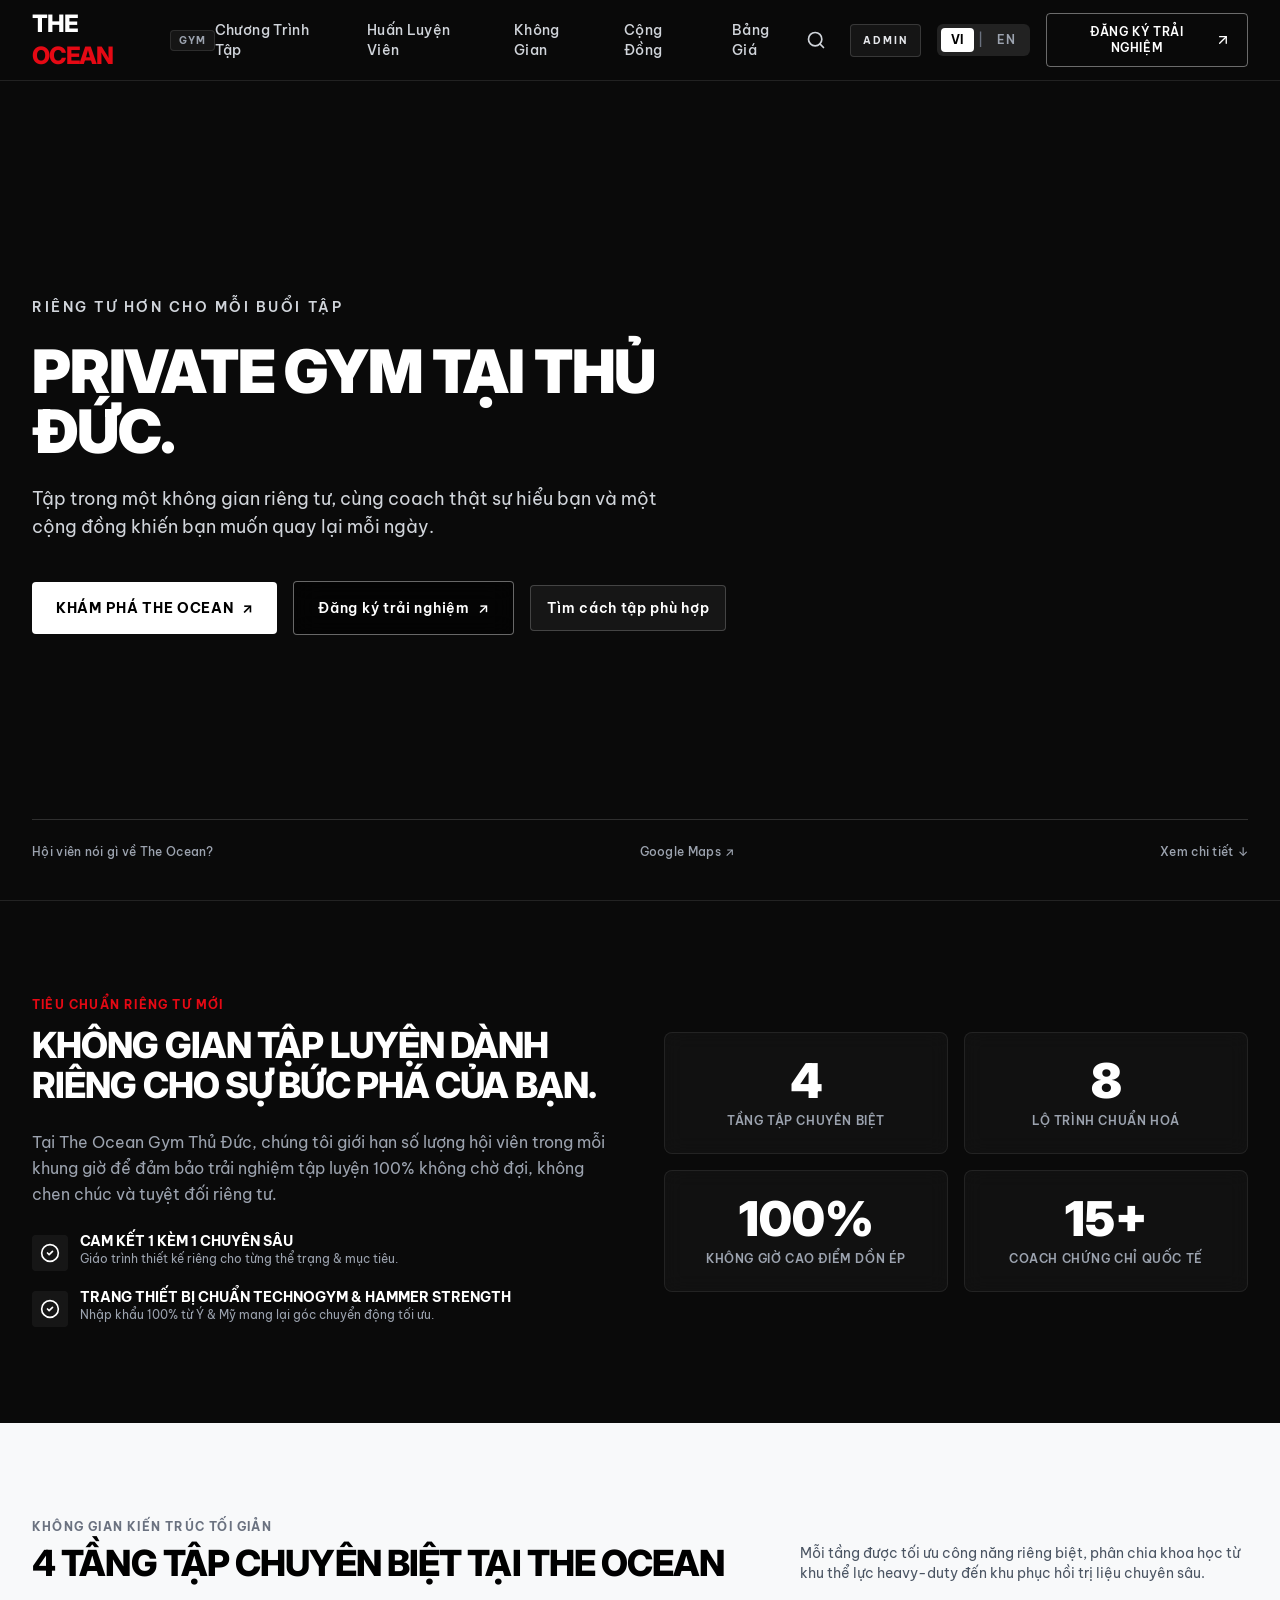
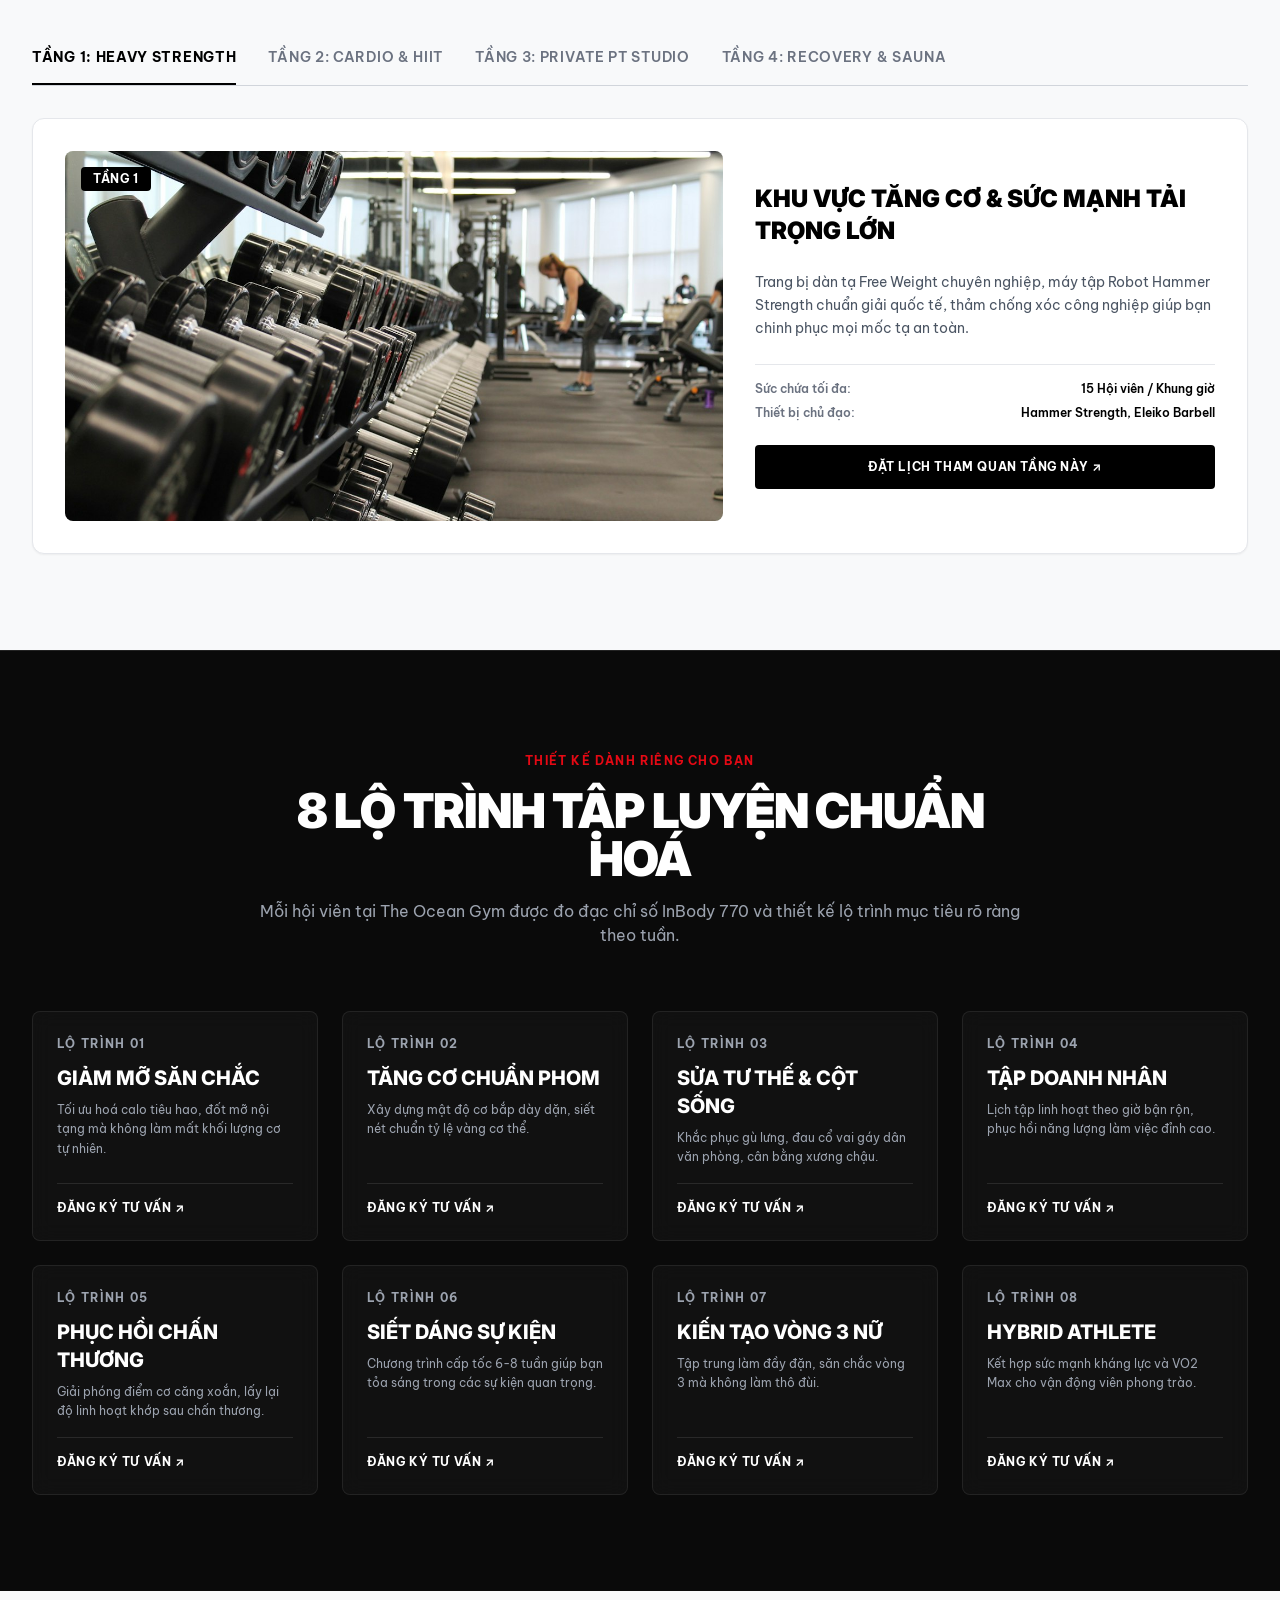
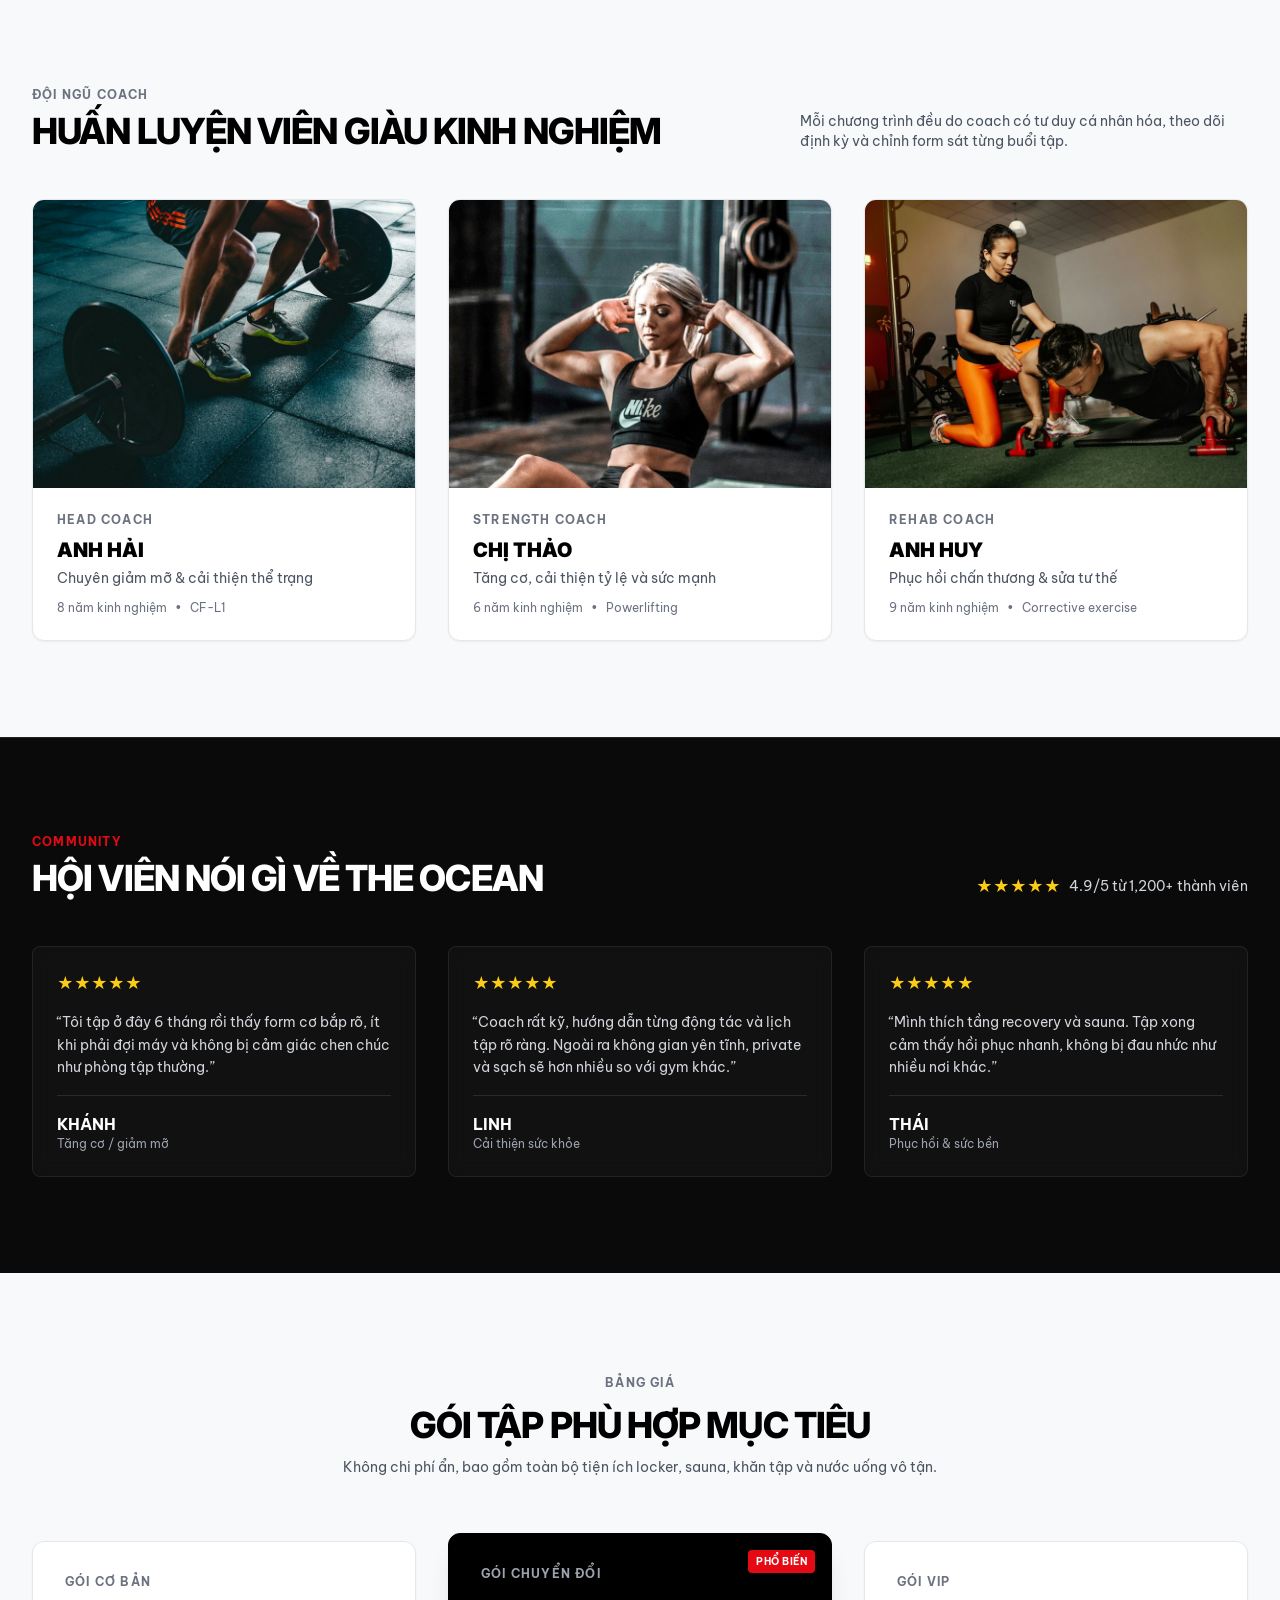
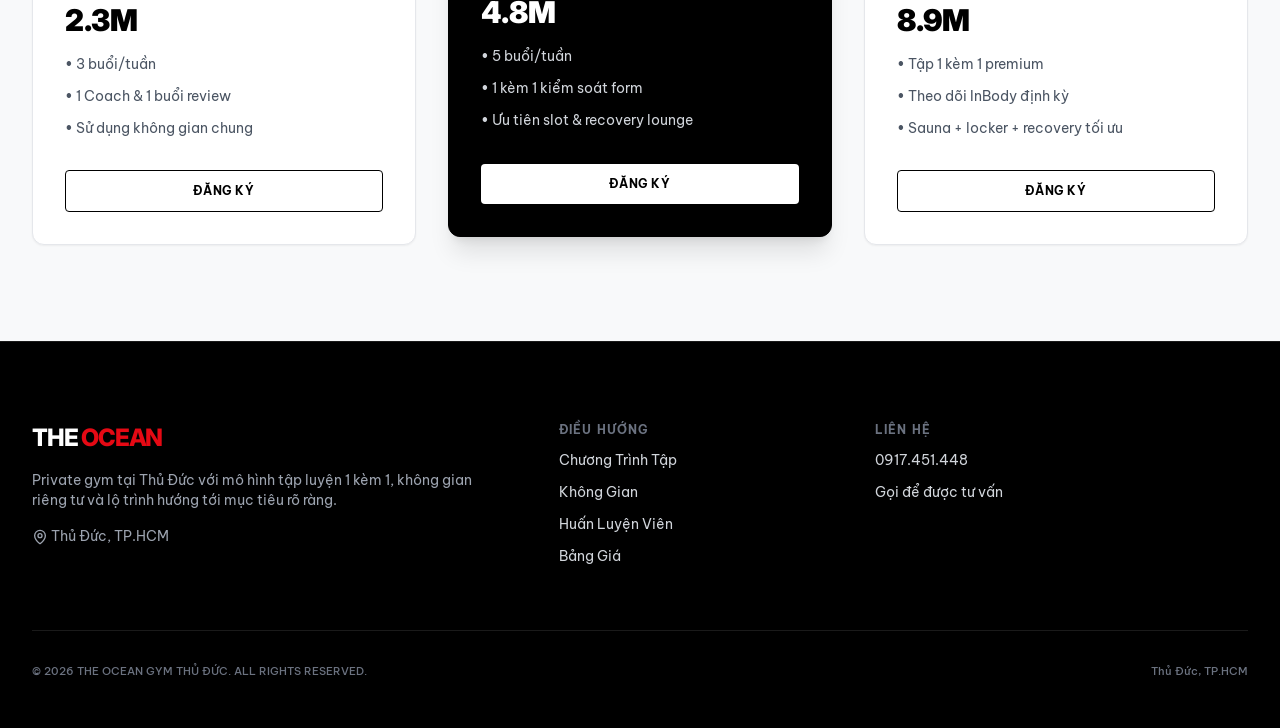
<file: html/index.html>
<!DOCTYPE html>
<html lang="vi" class="scroll-smooth">
<head>
    <meta charset="UTF-8">
    <meta name="viewport" content="width=device-width, initial-scale=1.0">
    <title data-i18n="page_title">THE OCEAN GYM - Private Gym Tại Thủ Đức</title>
    
    <link rel="stylesheet" href="../css/tailwind.css">
    
    <!-- Google Fonts: Inter & Be Vietnam Pro -->
    <link rel="preconnect" href="https://fonts.googleapis.com">
    <link rel="preconnect" href="https://fonts.gstatic.com" crossorigin>
    <link href="https://fonts.googleapis.com/css2?family=Be+Vietnam+Pro:ital,wght@0,300;0,400;0,500;0,600;0,700;0,800;0,900;1,400;1,600&family=Inter:wght@300;400;500;600;700;800;900&display=swap" rel="stylesheet">
    
    <script src="../js/vendor/lucide.min.js"></script>

    <style>
        body {
            font-family: 'Be Vietnam Pro', 'Inter', sans-serif;
            background-color: #0A0A0A;
            color: #FFFFFF;
            overflow-x: hidden;
        }

        .hero-title {
            font-family: 'Inter', 'Be Vietnam Pro', sans-serif;
            letter-spacing: -0.02em;
        }

        .tracking-eyebrow {
            letter-spacing: 0.18em;
        }

        /* Glassmorphism effects */
        .glass-nav {
            background: rgba(10, 10, 10, 0.85);
            backdrop-filter: blur(12px);
            -webkit-backdrop-filter: blur(12px);
        }

        .glass-card {
            background: rgba(20, 20, 20, 0.7);
            backdrop-filter: blur(10px);
            border: 1px solid rgba(255, 255, 255, 0.08);
        }

        /* Video background darkening filter */
        .video-overlay {
            background: linear-gradient(180deg, rgba(10,10,10,0.45) 0%, rgba(10,10,10,0.58) 55%, rgba(10,10,10,0.8) 100%);
        }

        .no-scrollbar::-webkit-scrollbar {
            display: none;
        }

        .no-scrollbar {
            -ms-overflow-style: none;
            scrollbar-width: none;
        }

        /* Custom scrollbar */
        ::-webkit-scrollbar {
            width: 8px;
        }
        ::-webkit-scrollbar-track {
            background: #0A0A0A;
        }
        ::-webkit-scrollbar-thumb {
            background: #333;
            border-radius: 4px;
        }
        ::-webkit-scrollbar-thumb:hover {
            background: #555;
        }
    </style>
</head>
<body class="antialiased selection:bg-brand-red selection:text-white">

    <!-- NAVIGATION BAR -->
    <nav class="fixed top-0 left-0 right-0 z-50 glass-nav border-b border-white/10 transition-all duration-300">
        <div class="max-w-7xl mx-auto px-4 sm:px-6 lg:px-8 h-20 flex items-center justify-between">
            
            <!-- Logo -->
            <a href="#top" class="flex items-center gap-2 group" id="top">
                <span class="text-2xl font-extrabold tracking-tighter text-white uppercase font-display">
                    THE <span class="text-brand-red">OCEAN</span>
                </span>
                <span class="hidden sm:inline-block text-[10px] uppercase font-bold tracking-widest text-gray-400 bg-white/5 px-2 py-0.5 rounded border border-white/10">GYM</span>
            </a>

            <!-- Desktop Nav Links -->
            <div class="hidden lg:flex items-center space-x-7 text-sm font-medium tracking-wide">
                <a href="#chuong-trinh" class="text-gray-300 hover:text-white transition" data-i18n="nav_programs">Chương Trình Tập</a>
                <a href="#huan-luyen-vien" class="text-gray-300 hover:text-white transition" data-i18n="nav_coaches">Huấn Luyện Viên</a>
                <a href="#khong-gian" class="text-gray-300 hover:text-white transition" data-i18n="nav_space">Không Gian</a>
                <a href="#cong-dong" class="text-gray-300 hover:text-white transition" data-i18n="nav_community">Cộng Đồng</a>
                <a href="#bang-gia" class="text-gray-300 hover:text-white transition" data-i18n="nav_pricing">Bảng Giá</a>
            </div>

            <!-- Actions Right -->
            <div class="flex items-center space-x-4">
                
                <!-- Search Icon -->
                <button onclick="toggleSearchModal()" class="p-2 text-gray-300 hover:text-white hover:bg-white/10 rounded-full transition" title="Tìm kiếm" data-i18n-aria="search_label" data-i18n-title="search_label">
                    <i data-lucide="search" class="w-5 h-5"></i>
                </button>

                <a href="admin.html" class="hidden sm:inline-flex items-center justify-center px-3 py-2 rounded border border-white/15 bg-white/5 text-[10px] font-bold uppercase tracking-[0.2em] text-gray-200 hover:bg-white hover:text-black transition">
                    Admin
                </a>

                <!-- Language Switcher VI / EN -->
                <div class="flex items-center bg-white/10 p-1 rounded-md text-xs font-semibold uppercase tracking-wider">
                    <button id="lang-vi-btn" onclick="setLanguage('vi')" class="px-2.5 py-1 rounded bg-white text-black font-bold transition">VI</button>
                    <span class="text-gray-500 px-1">|</span>
                    <button id="lang-en-btn" onclick="setLanguage('en')" class="px-2.5 py-1 rounded text-gray-400 hover:text-white transition">EN</button>
                </div>

                <!-- Primary CTA Button -->
                <button onclick="openModal('register')" class="hidden sm:inline-flex items-center justify-center px-4 py-2.5 border border-white/40 text-xs font-semibold uppercase tracking-wider text-white hover:bg-white hover:text-black transition duration-300 rounded">
                    <span data-i18n="btn_header_register">Đăng ký trải nghiệm</span>
                    <i data-lucide="arrow-up-right" class="w-4 h-4 ml-1"></i>
                </button>

                <!-- Mobile menu toggle button -->
                <button onclick="toggleMobileMenu()" class="lg:hidden p-2 text-gray-300 hover:text-white focus:outline-none" aria-label="Open menu" data-i18n-aria="menu_label">
                    <i data-lucide="menu" id="menu-icon" class="w-6 h-6"></i>
                </button>
            </div>
        </div>

        <!-- Mobile Menu Dropdown -->
        <div id="mobile-menu" class="hidden lg:hidden border-b border-white/10 bg-black/95 px-6 py-6 space-y-4">
            <a href="#chuong-trinh" onclick="toggleMobileMenu()" class="block text-base font-medium text-gray-200 hover:text-white" data-i18n="nav_programs">Chương Trình Tập</a>
            <a href="#huan-luyen-vien" onclick="toggleMobileMenu()" class="block text-base font-medium text-gray-200 hover:text-white" data-i18n="nav_coaches">Huấn Luyện Viên</a>
            <a href="#khong-gian" onclick="toggleMobileMenu()" class="block text-base font-medium text-gray-200 hover:text-white" data-i18n="nav_space">Không Gian</a>
            <a href="#cong-dong" onclick="toggleMobileMenu()" class="block text-base font-medium text-gray-200 hover:text-white" data-i18n="nav_community">Cộng Đồng</a>
            <a href="#bang-gia" onclick="toggleMobileMenu()" class="block text-base font-medium text-gray-200 hover:text-white" data-i18n="nav_pricing">Bảng Giá</a>
            <a href="admin.html" onclick="toggleMobileMenu()" class="block text-base font-medium text-gray-200 hover:text-white">Admin</a>
            <div class="pt-4 border-t border-white/10 flex flex-col gap-3">
                <button onclick="openModal('register'); toggleMobileMenu()" class="w-full py-3 bg-white text-black font-semibold text-xs uppercase tracking-wider text-center rounded">
                    <span data-i18n="btn_header_register">Đăng ký trải nghiệm</span> ↗
                </button>
            </div>
        </div>
    </nav>

    <!-- HERO SECTION -->
    <section class="relative min-h-screen flex flex-col justify-between pt-32 pb-10 overflow-hidden">
        
        <!-- Background Video -->
        <div class="absolute inset-0 z-0">
            <video autoplay loop muted playsinline class="w-full h-full object-cover opacity-60 scale-105" style="filter: brightness(1.18) saturate(1.12);">
                <source src="../assets/video/hero.mp4" type="video/mp4">
            </video>
            <div class="absolute inset-0 video-overlay"></div>
        </div>

        <!-- Main Hero Content -->
        <div class="relative z-10 max-w-7xl mx-auto px-4 sm:px-6 lg:px-8 my-auto w-full pt-12">
            <div class="max-w-3xl space-y-6">
                
                <p class="text-xs sm:text-sm font-semibold uppercase text-gray-300 tracking-eyebrow" data-i18n="hero_eyebrow">
                    RIÊNG TƯ HƠN CHO MỖI BUỔI TẬP
                </p>

                <h1 class="text-3xl sm:text-5xl md:text-6xl font-black text-white uppercase tracking-tight hero-title leading-tight" data-i18n="hero_title">
                    PRIVATE GYM TẠI THỦ ĐỨC.
                </h1>

                <p class="text-base sm:text-lg text-gray-300 font-normal max-w-2xl leading-relaxed" data-i18n="hero_desc">
                    Tập trong một không gian riêng tư, cùng coach thật sự hiểu bạn và một cộng đồng khiến bạn muốn quay lại mỗi ngày.
                </p>

                <div class="pt-4 flex flex-wrap items-center gap-4">
                    <a href="#khong-gian" class="inline-flex items-center justify-center bg-white text-black font-bold text-xs sm:text-sm uppercase tracking-wider px-6 py-4 rounded hover:bg-gray-200 transition duration-300 group">
                        <span data-i18n="btn_explore">KHÁM PHÁ THE OCEAN</span>
                        <span class="ml-2 transform group-hover:translate-x-0.5 group-hover:-translate-y-0.5 transition">↗</span>
                    </a>

                    <button onclick="openModal('register')" class="inline-flex items-center justify-center bg-black/60 backdrop-blur-md border border-white/40 text-white font-semibold text-xs sm:text-sm tracking-wider px-6 py-4 rounded hover:bg-white hover:text-black transition duration-300 group">
                        <span data-i18n="btn_trial">Đăng ký trải nghiệm</span>
                        <span class="ml-2 transform group-hover:translate-x-0.5 group-hover:-translate-y-0.5 transition">↗</span>
                    </button>

                    <button onclick="openQuizModal()" class="inline-flex items-center justify-center text-white font-semibold text-xs sm:text-sm tracking-wider px-4 py-3 rounded border border-white/20 bg-white/5 hover:bg-white/10 transition">
                        <span data-i18n="btn_quiz">Tìm cách tập phù hợp</span>
                    </button>
                </div>

            </div>
        </div>

        <!-- HERO FOOTER BAR -->
        <div class="relative z-10 max-w-7xl mx-auto px-4 sm:px-6 lg:px-8 w-full pt-16">
            <div class="border-t border-white/15 pt-6 flex flex-wrap items-center justify-between gap-y-4 text-xs text-gray-400 font-medium tracking-wide">
                <a href="#cong-dong" class="hover:text-white transition flex items-center gap-1">
                    <span data-i18n="hero_foot_reviews">Hội viên nói gì về The Ocean?</span>
                </a>

                <div class="flex flex-wrap items-center gap-6 sm:gap-8">
                    <a href="https://www.google.com/maps/search/?api=1&amp;query=The+Ocean+Gym%2C+Thu+Duc%2C+Ho+Chi+Minh+City" target="_blank" rel="noopener noreferrer" class="hover:text-white transition flex items-center gap-1">
                        Google Maps <span class="text-xs">↗</span>
                    </a>
                </div>

                <a href="#philosophy" class="hover:text-white transition flex items-center gap-1">
                    <span data-i18n="hero_foot_scroll">Xem chi tiết</span> ↓
                </a>
            </div>
        </div>
    </section>

    <!-- SECTION 1: PHILOSOPHY & METRICS -->
    <section id="philosophy" class="py-24 bg-brand-dark border-t border-white/10">
        <div class="max-w-7xl mx-auto px-4 sm:px-6 lg:px-8">
            <div class="grid grid-cols-1 md:grid-cols-2 gap-12 items-center">
                
                <div>
                    <p class="text-xs font-bold uppercase tracking-widest text-brand-red mb-3" data-i18n="sec1_eyebrow">
                        TIÊU CHUẨN RIÊNG TƯ MỚI
                    </p>
                    <h2 class="text-3xl sm:text-4xl font-extrabold uppercase tracking-tight text-white font-display mb-6 leading-tight" data-i18n="sec1_title">
                        KHÔNG GIAN TẬP LUYỆN DÀNH RIÊNG CHO SỰ BỨC PHÁ CỦA BẠN.
                    </h2>
                    <p class="text-gray-400 text-base leading-relaxed mb-6" data-i18n="sec1_desc">
                        Tại The Ocean Gym Thủ Đức, chúng tôi giới hạn số lượng hội viên trong mỗi khung giờ để đảm bảo trải nghiệm tập luyện 100% không chờ đợi, không chen chúc và tuyệt đối riêng tư.
                    </p>
                    <div class="space-y-4">
                        <div class="flex items-start gap-3">
                            <div class="p-2 bg-white/5 rounded text-white mt-1"><i data-lucide="check-circle-2" class="w-5 h-5 text-white"></i></div>
                            <div>
                                <h4 class="font-bold text-white text-sm uppercase" data-i18n="feat1_head">Cam kết 1 kèm 1 chuyên sâu</h4>
                                <p class="text-xs text-gray-400" data-i18n="feat1_sub">Giáo trình thiết kế riêng cho từng thể trạng & mục tiêu.</p>
                            </div>
                        </div>
                        <div class="flex items-start gap-3">
                            <div class="p-2 bg-white/5 rounded text-white mt-1"><i data-lucide="check-circle-2" class="w-5 h-5 text-white"></i></div>
                            <div>
                                <h4 class="font-bold text-white text-sm uppercase" data-i18n="feat2_head">Trang thiết bị chuẩn Technogym & Hammer Strength</h4>
                                <p class="text-xs text-gray-400" data-i18n="feat2_sub">Nhập khẩu 100% từ Ý & Mỹ mang lại góc chuyển động tối ưu.</p>
                            </div>
                        </div>
                    </div>
                </div>

                <!-- Stats Grid -->
                <div class="grid grid-cols-2 gap-4">
                    <div class="glass-card p-6 rounded-lg text-center">
                        <div class="text-4xl sm:text-5xl font-black text-white font-display mb-2">4</div>
                        <p class="text-xs font-semibold uppercase text-gray-400 tracking-wider" data-i18n="stat_floors">TẦNG TẬP CHUYÊN BIỆT</p>
                    </div>
                    <div class="glass-card p-6 rounded-lg text-center">
                        <div class="text-4xl sm:text-5xl font-black text-white font-display mb-2">8</div>
                        <p class="text-xs font-semibold uppercase text-gray-400 tracking-wider" data-i18n="stat_programs">LỘ TRÌNH CHUẨN HOÁ</p>
                    </div>
                    <div class="glass-card p-6 rounded-lg text-center">
                        <div class="text-4xl sm:text-5xl font-black text-white font-display mb-2">100%</div>
                        <p class="text-xs font-semibold uppercase text-gray-400 tracking-wider" data-i18n="stat_privacy">KHÔNG GIỜ CAO ĐIỂM DỒN ÉP</p>
                    </div>
                    <div class="glass-card p-6 rounded-lg text-center">
                        <div class="text-4xl sm:text-5xl font-black text-white font-display mb-2">15+</div>
                        <p class="text-xs font-semibold uppercase text-gray-400 tracking-wider" data-i18n="stat_coaches">COACH CHỨNG CHỈ QUỐC TẾ</p>
                    </div>
                </div>

            </div>
        </div>
    </section>

    <!-- SECTION 2: LIGHT MODE - 4 TẦNG TẬP CHUYÊN BIỆT -->
    <section id="khong-gian" class="py-24 bg-brand-light text-black transition-colors">
        <div class="max-w-7xl mx-auto px-4 sm:px-6 lg:px-8">
            
            <div class="flex flex-col md:flex-row md:items-end justify-between mb-12">
                <div>
                    <span class="text-xs font-bold uppercase tracking-widest text-gray-500 mb-2 block" data-i18n="sec2_eyebrow">
                        KHÔNG GIAN KIẾN TRÚC TỐI GIẢN
                    </span>
                    <h2 class="text-3xl sm:text-4xl font-extrabold uppercase tracking-tight font-display" data-i18n="sec2_title">
                        4 TẦNG TẬP CHUYÊN BIỆT TẠI THE OCEAN
                    </h2>
                </div>
                <p class="text-sm text-gray-600 max-w-md mt-4 md:mt-0" data-i18n="sec2_desc">
                    Mỗi tầng được tối ưu công năng riêng biệt, phân chia khoa học từ khu thể lực heavy-duty đến khu phục hồi trị liệu chuyên sâu.
                </p>
            </div>

            <!-- Floor Tabs -->
            <div class="flex border-b border-gray-300 overflow-x-auto no-scrollbar mb-8 gap-8">
                <button onclick="setActiveFloor(1)" id="floor-tab-1" aria-selected="true" role="tab" class="floor-tab py-4 text-sm font-bold uppercase tracking-wider border-b-2 border-black text-black whitespace-nowrap" data-i18n="floor1_tab">
                    TẦNG 1: HEAVY STRENGTH
                </button>
                <button onclick="setActiveFloor(2)" id="floor-tab-2" aria-selected="false" role="tab" class="floor-tab py-4 text-sm font-semibold uppercase tracking-wider border-b-2 border-transparent text-gray-500 hover:text-black whitespace-nowrap" data-i18n="floor2_tab">
                    TẦNG 2: CARDIO & HIIT
                </button>
                <button onclick="setActiveFloor(3)" id="floor-tab-3" aria-selected="false" role="tab" class="floor-tab py-4 text-sm font-semibold uppercase tracking-wider border-b-2 border-transparent text-gray-500 hover:text-black whitespace-nowrap" data-i18n="floor3_tab">
                    TẦNG 3: PRIVATE PT STUDIO
                </button>
                <button onclick="setActiveFloor(4)" id="floor-tab-4" aria-selected="false" role="tab" class="floor-tab py-4 text-sm font-semibold uppercase tracking-wider border-b-2 border-transparent text-gray-500 hover:text-black whitespace-nowrap" data-i18n="floor4_tab">
                    TẦNG 4: RECOVERY & SAUNA
                </button>
            </div>

            <!-- Floor Display Content -->
            <div id="floor-content" class="grid grid-cols-1 lg:grid-cols-12 gap-8 items-center bg-white p-6 sm:p-8 rounded-xl shadow-sm border border-gray-200">
                
                <!-- Floor Image -->
                <div class="lg:col-span-7 aspect-video rounded-lg overflow-hidden relative group">
                    <img id="floor-img" src="../assets/images/gym-floor-strength.jpg" alt="The Ocean Gym Floor" class="w-full h-full object-cover transition-transform duration-700 group-hover:scale-105">
                    <div class="absolute top-4 left-4 bg-black text-white px-3 py-1 rounded text-xs font-bold uppercase tracking-wider" id="floor-badge">
                        TẦNG 1
                    </div>
                </div>

                <!-- Floor Details -->
                <div class="lg:col-span-5 space-y-6">
                    <h3 class="text-2xl font-black uppercase font-display" id="floor-title">
                        KHU VỰC TĂNG CƠ & SỨC MẠNH TẢI TRỌNG LỚN
                    </h3>
                    <p class="text-gray-600 text-sm leading-relaxed" id="floor-desc">
                        Trang bị dàn tạ Free Weight chuyên nghiệp, máy tập Robot Hammer Strength chuẩn giải quốc tế, thảm chống xóc công nghiệp giúp bạn chinh phục mọi mốc tạ an toàn.
                    </p>
                    <div class="border-t border-gray-200 pt-4 space-y-2">
                        <div class="flex justify-between text-xs font-semibold">
                            <span class="text-gray-500" data-i18n="lbl_capacity">Sức chứa tối đa:</span>
                            <span class="text-black" id="floor-cap">15 Hội viên / Khung giờ</span>
                        </div>
                        <div class="flex justify-between text-xs font-semibold">
                            <span class="text-gray-500" data-i18n="lbl_equipment">Thiết bị chủ đạo:</span>
                            <span class="text-black" id="floor-eq">Hammer Strength, Eleiko Barbell</span>
                        </div>
                    </div>
                    <button onclick="openModal('register')" class="w-full py-3.5 bg-black text-white font-bold text-xs uppercase tracking-wider rounded hover:bg-gray-800 transition">
                        <span data-i18n="btn_book_tour">ĐẶT LỊCH THAM QUAN TẦNG NÀY</span> ↗
                    </button>
                </div>

            </div>

        </div>
    </section>

    <!-- SECTION 3: DARK MODE - 8 LỘ TRÌNH TẬP LUYỆN CHUYÊN SÂU -->
    <section id="chuong-trinh" class="py-24 bg-brand-dark text-white border-t border-white/10">
        <div class="max-w-7xl mx-auto px-4 sm:px-6 lg:px-8">
            
            <div class="text-center max-w-3xl mx-auto mb-16 space-y-4">
                <span class="text-xs font-bold uppercase tracking-widest text-brand-red" data-i18n="sec3_eyebrow">
                    THIẾT KẾ DÀNH RIÊNG CHO BẠN
                </span>
                <h2 class="text-3xl sm:text-5xl font-black uppercase font-display tracking-tight" data-i18n="sec3_title">
                    8 LỘ TRÌNH TẬP LUYỆN CHUẨN HOÁ
                </h2>
                <p class="text-gray-400 text-base" data-i18n="sec3_desc">
                    Mỗi hội viên tại The Ocean Gym được đo đạc chỉ số InBody 770 và thiết kế lộ trình mục tiêu rõ ràng theo tuần.
                </p>
            </div>

            <!-- 8 Programs Grid -->
            <div class="grid grid-cols-1 md:grid-cols-2 lg:grid-cols-4 gap-6">
                
                <!-- Program 1 -->
                <div class="glass-card p-6 rounded-lg hover:border-white/40 transition duration-300 flex flex-col justify-between group">
                    <div>
                        <div class="text-xs font-bold text-gray-400 uppercase tracking-widest mb-3" data-i18n="program_label_1">LỘ TRÌNH 01</div>
                        <h3 class="text-xl font-extrabold uppercase font-display text-white mb-2 group-hover:text-brand-red transition" data-i18n="p1_name">GIẢM MỠ SĂN CHẮC</h3>
                        <p class="text-xs text-gray-400 leading-relaxed mb-4" data-i18n="p1_desc">Tối ưu hoá calo tiêu hao, đốt mỡ nội tạng mà không làm mất khối lượng cơ tự nhiên.</p>
                    </div>
                    <button onclick="openModal('register')" class="text-xs font-bold uppercase tracking-wider text-white hover:text-gray-300 flex items-center gap-1 pt-4 border-t border-white/10">
                        <span data-i18n="register_consult">Đăng ký tư vấn</span> ↗
                    </button>
                </div>

                <!-- Program 2 -->
                <div class="glass-card p-6 rounded-lg hover:border-white/40 transition duration-300 flex flex-col justify-between group">
                    <div>
                        <div class="text-xs font-bold text-gray-400 uppercase tracking-widest mb-3" data-i18n="program_label_2">LỘ TRÌNH 02</div>
                        <h3 class="text-xl font-extrabold uppercase font-display text-white mb-2 group-hover:text-brand-red transition" data-i18n="p2_name">TĂNG CƠ CHUẨN PHOM</h3>
                        <p class="text-xs text-gray-400 leading-relaxed mb-4" data-i18n="p2_desc">Xây dựng mật độ cơ bắp dày dặn, siết nét chuẩn tỷ lệ vàng cơ thể.</p>
                    </div>
                    <button onclick="openModal('register')" class="text-xs font-bold uppercase tracking-wider text-white hover:text-gray-300 flex items-center gap-1 pt-4 border-t border-white/10">
                        <span data-i18n="register_consult">Đăng ký tư vấn</span> ↗
                    </button>
                </div>

                <!-- Program 3 -->
                <div class="glass-card p-6 rounded-lg hover:border-white/40 transition duration-300 flex flex-col justify-between group">
                    <div>
                        <div class="text-xs font-bold text-gray-400 uppercase tracking-widest mb-3" data-i18n="program_label_3">LỘ TRÌNH 03</div>
                        <h3 class="text-xl font-extrabold uppercase font-display text-white mb-2 group-hover:text-brand-red transition" data-i18n="p3_name">SỬA TƯ THẾ & CỘT SỐNG</h3>
                        <p class="text-xs text-gray-400 leading-relaxed mb-4" data-i18n="p3_desc">Khắc phục gù lưng, đau cổ vai gáy dân văn phòng, cân bằng xương chậu.</p>
                    </div>
                    <button onclick="openModal('register')" class="text-xs font-bold uppercase tracking-wider text-white hover:text-gray-300 flex items-center gap-1 pt-4 border-t border-white/10">
                        <span data-i18n="register_consult">Đăng ký tư vấn</span> ↗
                    </button>
                </div>

                <!-- Program 4 -->
                <div class="glass-card p-6 rounded-lg hover:border-white/40 transition duration-300 flex flex-col justify-between group">
                    <div>
                        <div class="text-xs font-bold text-gray-400 uppercase tracking-widest mb-3" data-i18n="program_label_4">LỘ TRÌNH 04</div>
                        <h3 class="text-xl font-extrabold uppercase font-display text-white mb-2 group-hover:text-brand-red transition" data-i18n="p4_name">TẬP DOANH NHÂN</h3>
                        <p class="text-xs text-gray-400 leading-relaxed mb-4" data-i18n="p4_desc">Lịch tập linh hoạt theo giờ bận rộn, phục hồi năng lượng làm việc đỉnh cao.</p>
                    </div>
                    <button onclick="openModal('register')" class="text-xs font-bold uppercase tracking-wider text-white hover:text-gray-300 flex items-center gap-1 pt-4 border-t border-white/10">
                        <span data-i18n="register_consult">Đăng ký tư vấn</span> ↗
                    </button>
                </div>

                <!-- Program 5 -->
                <div class="glass-card p-6 rounded-lg hover:border-white/40 transition duration-300 flex flex-col justify-between group">
                    <div>
                        <div class="text-xs font-bold text-gray-400 uppercase tracking-widest mb-3" data-i18n="program_label_5">LỘ TRÌNH 05</div>
                        <h3 class="text-xl font-extrabold uppercase font-display text-white mb-2 group-hover:text-brand-red transition" data-i18n="p5_name">PHỤC HỒI CHẤN THƯƠNG</h3>
                        <p class="text-xs text-gray-400 leading-relaxed mb-4" data-i18n="p5_desc">Giải phóng điểm cơ căng xoắn, lấy lại độ linh hoạt khớp sau chấn thương.</p>
                    </div>
                    <button onclick="openModal('register')" class="text-xs font-bold uppercase tracking-wider text-white hover:text-gray-300 flex items-center gap-1 pt-4 border-t border-white/10">
                        <span data-i18n="register_consult">Đăng ký tư vấn</span> ↗
                    </button>
                </div>

                <!-- Program 6 -->
                <div class="glass-card p-6 rounded-lg hover:border-white/40 transition duration-300 flex flex-col justify-between group">
                    <div>
                        <div class="text-xs font-bold text-gray-400 uppercase tracking-widest mb-3" data-i18n="program_label_6">LỘ TRÌNH 06</div>
                        <h3 class="text-xl font-extrabold uppercase font-display text-white mb-2 group-hover:text-brand-red transition" data-i18n="p6_name">SIẾT DÁNG SỰ KIỆN</h3>
                        <p class="text-xs text-gray-400 leading-relaxed mb-4" data-i18n="p6_desc">Chương trình cấp tốc 6-8 tuần giúp bạn tỏa sáng trong các sự kiện quan trọng.</p>
                    </div>
                    <button onclick="openModal('register')" class="text-xs font-bold uppercase tracking-wider text-white hover:text-gray-300 flex items-center gap-1 pt-4 border-t border-white/10">
                        <span data-i18n="register_consult">Đăng ký tư vấn</span> ↗
                    </button>
                </div>

                <!-- Program 7 -->
                <div class="glass-card p-6 rounded-lg hover:border-white/40 transition duration-300 flex flex-col justify-between group">
                    <div>
                        <div class="text-xs font-bold text-gray-400 uppercase tracking-widest mb-3" data-i18n="program_label_7">LỘ TRÌNH 07</div>
                        <h3 class="text-xl font-extrabold uppercase font-display text-white mb-2 group-hover:text-brand-red transition" data-i18n="p7_name">KIẾN TẠO VÒNG 3 NỮ</h3>
                        <p class="text-xs text-gray-400 leading-relaxed mb-4" data-i18n="p7_desc">Tập trung làm đầy đặn, săn chắc vòng 3 mà không làm thô đùi.</p>
                    </div>
                    <button onclick="openModal('register')" class="text-xs font-bold uppercase tracking-wider text-white hover:text-gray-300 flex items-center gap-1 pt-4 border-t border-white/10">
                        <span data-i18n="register_consult">Đăng ký tư vấn</span> ↗
                    </button>
                </div>

                <!-- Program 8 -->
                <div class="glass-card p-6 rounded-lg hover:border-white/40 transition duration-300 flex flex-col justify-between group">
                    <div>
                        <div class="text-xs font-bold text-gray-400 uppercase tracking-widest mb-3" data-i18n="program_label_8">LỘ TRÌNH 08</div>
                        <h3 class="text-xl font-extrabold uppercase font-display text-white mb-2 group-hover:text-brand-red transition" data-i18n="p8_name">HYBRID ATHLETE</h3>
                        <p class="text-xs text-gray-400 leading-relaxed mb-4" data-i18n="p8_desc">Kết hợp sức mạnh kháng lực và VO2 Max cho vận động viên phong trào.</p>
                    </div>
                    <button onclick="openModal('register')" class="text-xs font-bold uppercase tracking-wider text-white hover:text-gray-300 flex items-center gap-1 pt-4 border-t border-white/10">
                        <span data-i18n="register_consult">Đăng ký tư vấn</span> ↗
                    </button>
                </div>

            </div>
        </div>
    </section>

    <!-- SECTION 4: LIGHT MODE - ĐỘI NGŨ HUẤN LUYỆN VIÊN -->
    <section id="huan-luyen-vien" class="py-24 bg-brand-light text-black">
        <div class="max-w-7xl mx-auto px-4 sm:px-6 lg:px-8">
            <div class="flex flex-col md:flex-row md:items-end justify-between mb-12">
                <div>
                    <span class="text-xs font-bold uppercase tracking-widest text-gray-500 mb-2 block" data-i18n="coaches_eyebrow">ĐỘI NGŨ COACH</span>
                    <h2 class="text-3xl sm:text-4xl font-extrabold uppercase tracking-tight font-display" data-i18n="coaches_title">HUẤN LUYỆN VIÊN GIÀU KINH NGHIỆM</h2>
                </div>
                <p class="text-sm text-gray-600 max-w-md mt-4 md:mt-0" data-i18n="coaches_desc">Mỗi chương trình đều do coach có tư duy cá nhân hóa, theo dõi định kỳ và chỉnh form sát từng buổi tập.</p>
            </div>

            <div class="grid grid-cols-1 sm:grid-cols-2 lg:grid-cols-3 gap-8">
                <div class="bg-white rounded-xl overflow-hidden border border-gray-200 shadow-sm group">
                    <div class="h-72 overflow-hidden">
                        <img src="../assets/images/coach-hai.jpg" alt="Huấn luyện viên Hải" data-i18n-alt="coach_hai_alt" class="w-full h-full object-cover group-hover:scale-105 transition duration-500">
                    </div>
                    <div class="p-6">
                        <div class="text-xs font-bold uppercase tracking-widest text-gray-500 mb-2" data-i18n="coach_hai_role">HEAD COACH</div>
                        <h3 class="text-xl font-black uppercase font-display mb-1" data-i18n="coach_hai_name">ANH HẢI</h3>
                        <p class="text-sm text-gray-600 mb-3" data-i18n="coach_hai_desc">Chuyên giảm mỡ & cải thiện thể trạng</p>
                        <div class="flex items-center gap-2 text-xs text-gray-500">
                            <span data-i18n="coach_hai_exp">8 năm kinh nghiệm</span>
                            <span>•</span>
                            <span>CF-L1</span>
                        </div>
                    </div>
                </div>

                <div class="bg-white rounded-xl overflow-hidden border border-gray-200 shadow-sm group">
                    <div class="h-72 overflow-hidden">
                        <img src="../assets/images/coach-thao.jpg" alt="Huấn luyện viên Thảo" data-i18n-alt="coach_thao_alt" class="w-full h-full object-cover group-hover:scale-105 transition duration-500">
                    </div>
                    <div class="p-6">
                        <div class="text-xs font-bold uppercase tracking-widest text-gray-500 mb-2" data-i18n="coach_thao_role">STRENGTH COACH</div>
                        <h3 class="text-xl font-black uppercase font-display mb-1" data-i18n="coach_thao_name">CHỊ THẢO</h3>
                        <p class="text-sm text-gray-600 mb-3" data-i18n="coach_thao_desc">Tăng cơ, cải thiện tỷ lệ và sức mạnh</p>
                        <div class="flex items-center gap-2 text-xs text-gray-500">
                            <span data-i18n="coach_thao_exp">6 năm kinh nghiệm</span>
                            <span>•</span>
                            <span>Powerlifting</span>
                        </div>
                    </div>
                </div>

                <div class="bg-white rounded-xl overflow-hidden border border-gray-200 shadow-sm group">
                    <div class="h-72 overflow-hidden">
                        <img src="../assets/images/coach-huy.jpg" alt="Huấn luyện viên Huy" data-i18n-alt="coach_huy_alt" class="w-full h-full object-cover group-hover:scale-105 transition duration-500">
                    </div>
                    <div class="p-6">
                        <div class="text-xs font-bold uppercase tracking-widest text-gray-500 mb-2" data-i18n="coach_huy_role">REHAB COACH</div>
                        <h3 class="text-xl font-black uppercase font-display mb-1" data-i18n="coach_huy_name">ANH HUY</h3>
                        <p class="text-sm text-gray-600 mb-3" data-i18n="coach_huy_desc">Phục hồi chấn thương & sửa tư thế</p>
                        <div class="flex items-center gap-2 text-xs text-gray-500">
                            <span data-i18n="coach_huy_exp">9 năm kinh nghiệm</span>
                            <span>•</span>
                            <span>Corrective exercise</span>
                        </div>
                    </div>
                </div>
            </div>
        </div>
    </section>

    <!-- SECTION 5: DARK MODE - HỘI VIÊN NÓI GÌ -->
    <section id="cong-dong" class="py-24 bg-brand-dark text-white border-t border-white/10">
        <div class="max-w-7xl mx-auto px-4 sm:px-6 lg:px-8">
            <div class="flex flex-col md:flex-row md:items-end justify-between mb-12">
                <div>
                    <span class="text-xs font-bold uppercase tracking-widest text-brand-red mb-2 block">COMMUNITY</span>
                    <h2 class="text-3xl sm:text-4xl font-extrabold uppercase tracking-tight font-display" data-i18n="community_title">HỘI VIÊN NÓI GÌ VỀ THE OCEAN</h2>
                </div>
                <div class="flex items-center gap-2 mt-4 md:mt-0 text-yellow-400">
                    <span>★★★★★</span>
                    <span class="text-sm text-gray-300" data-i18n="reviews_rating">4.9/5 từ 1,200+ thành viên</span>
                </div>
            </div>

            <div class="grid grid-cols-1 md:grid-cols-3 gap-8">
                <div class="glass-card p-6 rounded-lg space-y-4">
                    <div class="flex items-center gap-2 text-yellow-400">★★★★★</div>
                    <p class="text-sm text-gray-300 leading-relaxed" data-i18n="review_one">“Tôi tập ở đây 6 tháng rồi thấy form cơ bắp rõ, ít khi phải đợi máy và không bị cảm giác chen chúc như phòng tập thường.”</p>
                    <div class="pt-4 border-t border-white/10">
                        <div class="font-bold uppercase text-white">KHÁNH</div>
                        <div class="text-xs text-gray-400" data-i18n="review_one_goal">Tăng cơ / giảm mỡ</div>
                    </div>
                </div>

                <div class="glass-card p-6 rounded-lg space-y-4">
                    <div class="flex items-center gap-2 text-yellow-400">★★★★★</div>
                    <p class="text-sm text-gray-300 leading-relaxed" data-i18n="review_two">“Coach rất kỹ, hướng dẫn từng động tác và lịch tập rõ ràng. Ngoài ra không gian yên tĩnh, private và sạch sẽ hơn nhiều so với gym khác.”</p>
                    <div class="pt-4 border-t border-white/10">
                        <div class="font-bold uppercase text-white">LINH</div>
                        <div class="text-xs text-gray-400" data-i18n="review_two_goal">Cải thiện sức khỏe</div>
                    </div>
                </div>

                <div class="glass-card p-6 rounded-lg space-y-4">
                    <div class="flex items-center gap-2 text-yellow-400">★★★★★</div>
                    <p class="text-sm text-gray-300 leading-relaxed" data-i18n="review_three">“Mình thích tầng recovery và sauna. Tập xong cảm thấy hồi phục nhanh, không bị đau nhức như nhiều nơi khác.”</p>
                    <div class="pt-4 border-t border-white/10">
                        <div class="font-bold uppercase text-white">THÁI</div>
                        <div class="text-xs text-gray-400" data-i18n="review_three_goal">Phục hồi & sức bền</div>
                    </div>
                </div>
            </div>
        </div>
    </section>

    <!-- SECTION 6: LIGHT MODE - BẢNG GIÁ -->
    <section id="bang-gia" class="py-24 bg-brand-light text-black">
        <div class="max-w-7xl mx-auto px-4 sm:px-6 lg:px-8">
            <div class="text-center max-w-2xl mx-auto mb-16 space-y-3">
                <span class="text-xs font-bold uppercase tracking-widest text-gray-500" data-i18n="pricing_label">BẢNG GIÁ</span>
                <h2 class="text-3xl sm:text-4xl font-extrabold uppercase tracking-tight font-display" data-i18n="pricing_title">GÓI TẬP PHÙ HỢP MỤC TIÊU</h2>
                <p class="text-sm text-gray-600" data-i18n="pricing_desc">Không chi phí ẩn, bao gồm toàn bộ tiện ích locker, sauna, khăn tập và nước uống vô tận.</p>
            </div>

            <div class="grid grid-cols-1 md:grid-cols-3 gap-8">
                <div class="bg-white rounded-xl p-8 border border-gray-200 flex flex-col justify-between shadow-sm">
                    <div>
                        <div class="text-xs font-bold uppercase tracking-widest text-gray-500 mb-3" data-i18n="price_basic">Gói cơ bản</div>
                        <h3 class="text-3xl font-black uppercase font-display mb-4">2.3M</h3>
                        <ul class="text-sm text-gray-600 space-y-3">
                            <li data-i18n="price_basic_feature1">• 3 buổi/tuần</li>
                            <li data-i18n="price_basic_feature2">• 1 Coach & 1 buổi review</li>
                            <li data-i18n="price_basic_feature3">• Sử dụng không gian chung</li>
                        </ul>
                    </div>
                    <button onclick="openModal('register')" class="mt-8 w-full py-3 border border-black text-black font-bold text-xs uppercase tracking-wider rounded hover:bg-black hover:text-white transition" data-i18n="register">Đăng ký</button>
                </div>

                <div class="bg-black text-white rounded-xl p-8 border border-black flex flex-col justify-between relative shadow-xl transform md:-translate-y-2">
                    <div class="absolute top-4 right-4 bg-brand-red text-white text-[10px] font-bold uppercase tracking-wider px-2 py-1 rounded" data-i18n="popular">Phổ biến</div>
                    <div>
                        <div class="text-xs font-bold uppercase tracking-widest text-gray-400 mb-3" data-i18n="price_transform">Gói chuyển đổi</div>
                        <h3 class="text-3xl font-black uppercase font-display mb-4">4.8M</h3>
                        <ul class="text-sm text-gray-300 space-y-3">
                            <li data-i18n="price_transform_feature1">• 5 buổi/tuần</li>
                            <li data-i18n="price_transform_feature2">• 1 kèm 1 kiểm soát form</li>
                            <li data-i18n="price_transform_feature3">• Ưu tiên slot & recovery lounge</li>
                        </ul>
                    </div>
                    <button onclick="openModal('register')" class="mt-8 w-full py-3 bg-white text-black font-bold text-xs uppercase tracking-wider rounded hover:bg-gray-200 transition" data-i18n="register">Đăng ký</button>
                </div>

                <div class="bg-white rounded-xl p-8 border border-gray-200 flex flex-col justify-between shadow-sm">
                    <div>
                        <div class="text-xs font-bold uppercase tracking-widest text-gray-500 mb-3" data-i18n="price_vip">Gói VIP</div>
                        <h3 class="text-3xl font-black uppercase font-display mb-4">8.9M</h3>
                        <ul class="text-sm text-gray-600 space-y-3">
                            <li data-i18n="price_vip_feature1">• Tập 1 kèm 1 premium</li>
                            <li data-i18n="price_vip_feature2">• Theo dõi InBody định kỳ</li>
                            <li data-i18n="price_vip_feature3">• Sauna + locker + recovery tối ưu</li>
                        </ul>
                    </div>
                    <button onclick="openModal('register')" class="mt-8 w-full py-3 border border-black text-black font-bold text-xs uppercase tracking-wider rounded hover:bg-black hover:text-white transition" data-i18n="register">Đăng ký</button>
                </div>
            </div>
        </div>
    </section>

    <!-- FOOTER -->
    <footer id="blog" class="bg-black text-white border-t border-white/10 pt-20 pb-12">
        <div class="max-w-7xl mx-auto px-4 sm:px-6 lg:px-8">
            <div class="grid grid-cols-1 md:grid-cols-2 lg:grid-cols-12 gap-12 pb-16 border-b border-white/10">
                <div class="lg:col-span-5 space-y-4">
                    <div class="flex items-center gap-2 group">
                        <span class="text-2xl font-extrabold tracking-tighter uppercase font-display text-white">THE <span class="text-brand-red">OCEAN</span></span>
                    </div>
                    <p class="text-sm text-gray-400 max-w-md" data-i18n="footer_desc">Private gym tại Thủ Đức với mô hình tập luyện 1 kèm 1, không gian riêng tư và lộ trình hướng tới mục tiêu rõ ràng.</p>
                    <div class="flex items-center gap-3 text-sm text-gray-400">
                        <span><i data-lucide="map-pin" class="w-4 h-4 inline-block"></i> <span data-i18n="footer_location">Thủ Đức, TP.HCM</span></span>
                    </div>
                </div>

                <div class="lg:col-span-3 space-y-3">
                    <h4 class="text-xs font-bold uppercase tracking-widest text-gray-500" data-i18n="footer_nav_heading">Điều hướng</h4>
                    <a href="#chuong-trinh" class="block text-sm text-gray-300 hover:text-white" data-i18n="nav_programs">Chương trình</a>
                    <a href="#khong-gian" class="block text-sm text-gray-300 hover:text-white" data-i18n="nav_space">Không gian</a>
                    <a href="#huan-luyen-vien" class="block text-sm text-gray-300 hover:text-white" data-i18n="nav_coaches">Huấn luyện viên</a>
                    <a href="#bang-gia" class="block text-sm text-gray-300 hover:text-white" data-i18n="nav_pricing">Bảng giá</a>
                </div>

                <div class="lg:col-span-4 space-y-3">
                    <h4 class="text-xs font-bold uppercase tracking-widest text-gray-500" data-i18n="footer_contact_heading">Liên hệ</h4>
                    <a href="tel:0917451448" class="block text-sm text-gray-300 hover:text-white">0917.451.448</a>
                    <a href="tel:0917451448" class="block text-sm text-gray-300 hover:text-white" data-i18n="call_us">Gọi để được tư vấn</a>
                </div>
            </div>

            <div class="pt-8 flex flex-col sm:flex-row items-center justify-between gap-4 text-[11px] text-gray-500 font-medium">
                <p data-i18n="footer_copyright">© 2026 THE OCEAN GYM THỦ ĐỨC. ALL RIGHTS RESERVED.</p>
                <span data-i18n="footer_location">Thủ Đức, TP.HCM</span>
            </div>
        </div>
    </footer>

    <!-- QUIZ MODAL -->
    <div id="quiz-modal" class="fixed inset-0 z-50 hidden bg-black/85 backdrop-blur-md flex items-center justify-center p-4">
        <div class="bg-zinc-900 border border-white/10 p-6 sm:p-8 rounded-xl max-w-xl w-full relative space-y-5">
            <button onclick="closeQuizModal()" class="absolute top-4 right-4 text-gray-400 hover:text-white" aria-label="Close" data-i18n-aria="close_label">
                <i data-lucide="x" class="w-6 h-6"></i>
            </button>
            <div class="text-center space-y-2">
                <span class="text-[10px] font-bold uppercase tracking-widest text-brand-red" data-i18n="quiz_eyebrow">TRẮC NGHIỆM TẬP LUYỆN</span>
                <h3 class="text-2xl font-black uppercase text-white font-display" data-i18n="quiz_title">TÌM LỘ TRÌNH TẬP PHÙ HỢP</h3>
            </div>

            <div id="quiz-step-1" class="space-y-4">
                <p class="text-xs font-semibold uppercase text-gray-300 text-center" data-i18n="quiz_step_one">Bước 1/3: Mục tiêu quan trọng nhất của bạn là gì?</p>
                <div class="grid gap-3">
                    <button onclick="nextQuizStep(2, 'fat_loss')" data-i18n="quiz_goal_fat_loss" class="w-full text-left px-4 py-3 rounded border border-white/10 bg-white/5 text-white hover:border-brand-red hover:bg-brand-red/10 transition">Giảm mỡ</button>
                    <button onclick="nextQuizStep(2, 'muscle_gain')" data-i18n="quiz_goal_muscle_gain" class="w-full text-left px-4 py-3 rounded border border-white/10 bg-white/5 text-white hover:border-brand-red hover:bg-brand-red/10 transition">Tăng cơ</button>
                    <button onclick="nextQuizStep(2, 'general_health')" data-i18n="quiz_goal_health" class="w-full text-left px-4 py-3 rounded border border-white/10 bg-white/5 text-white hover:border-brand-red hover:bg-brand-red/10 transition">Sức khỏe tổng thể</button>
                    <button onclick="nextQuizStep(2, 'cardio')" data-i18n="quiz_goal_cardio" class="w-full text-left px-4 py-3 rounded border border-white/10 bg-white/5 text-white hover:border-brand-red hover:bg-brand-red/10 transition">Chạy bộ / cardio</button>
                </div>
            </div>

            <div id="quiz-step-2" class="hidden space-y-4">
                <p class="text-xs font-semibold uppercase text-gray-300 text-center" data-i18n="quiz_step_two">Bước 2/3: Bạn có thể tập bao nhiêu buổi/tuần?</p>
                <div class="grid gap-3">
                    <button onclick="nextQuizStep(3, '3-4')" data-i18n="quiz_frequency_3_4" class="w-full text-left px-4 py-3 rounded border border-white/10 bg-white/5 text-white hover:border-brand-red hover:bg-brand-red/10 transition">3–4 buổi</button>
                    <button onclick="nextQuizStep(3, '4-5')" data-i18n="quiz_frequency_4_5" class="w-full text-left px-4 py-3 rounded border border-white/10 bg-white/5 text-white hover:border-brand-red hover:bg-brand-red/10 transition">4–5 buổi</button>
                    <button onclick="nextQuizStep(3, '5-6')" data-i18n="quiz_frequency_5_6" class="w-full text-left px-4 py-3 rounded border border-white/10 bg-white/5 text-white hover:border-brand-red hover:bg-brand-red/10 transition">5–6 buổi</button>
                    <button onclick="nextQuizStep(3, 'flexible')" data-i18n="quiz_frequency_flexible" class="w-full text-left px-4 py-3 rounded border border-white/10 bg-white/5 text-white hover:border-brand-red hover:bg-brand-red/10 transition">Linh hoạt theo lịch cá nhân</button>
                </div>
            </div>

            <div id="quiz-step-3" class="hidden space-y-4">
                <p class="text-xs font-semibold uppercase text-gray-300 text-center" data-i18n="quiz_result_intro">Kết quả gợi ý lộ trình phù hợp:</p>
                <div class="p-6 bg-white/5 border border-brand-red rounded-lg text-center space-y-3">
                    <div id="quiz-result" class="text-xl font-black uppercase text-white"></div>
                    <p id="quiz-result-details" class="text-sm text-gray-300"></p>
                </div>
                <button onclick="closeQuizModal(); openModal('register')" class="w-full py-3 bg-white text-black font-bold text-xs uppercase tracking-wider rounded hover:bg-gray-200 transition" data-i18n="quiz_register">ĐĂNG KÝ TƯ VẤN</button>
            </div>
        </div>
    </div>

    <!-- SEARCH MODAL -->
    <div id="search-modal" class="fixed inset-0 z-50 hidden bg-black/90 backdrop-blur-md flex items-start justify-center pt-20 p-4">
        <div class="bg-zinc-900 border border-white/10 rounded-xl p-6 max-w-2xl w-full relative space-y-4">
            <button onclick="toggleSearchModal()" class="absolute top-4 right-4 text-gray-400 hover:text-white" aria-label="Close" data-i18n-aria="close_label">
                <i data-lucide="x" class="w-6 h-6"></i>
            </button>
            <div class="relative">
                <input id="search-input" type="search" oninput="handleSearch()" data-i18n-placeholder="search_placeholder" placeholder="Tìm chương trình, coach, không gian..." class="w-full bg-black/50 border border-white/20 rounded px-4 py-3 text-sm text-white placeholder:text-gray-500 focus:outline-none focus:border-brand-red">
            </div>
            <div id="search-results" class="space-y-2 pt-2 text-xs text-gray-400 max-h-60 overflow-y-auto">
                <p class="text-gray-500" data-i18n="search_prompt">Nhập từ khóa để tìm nội dung phù hợp.</p>
            </div>
        </div>
    </div>

    <!-- REGISTRATION MODAL -->
    <div id="register-modal" class="fixed inset-0 z-50 hidden bg-black/80 backdrop-blur-sm flex items-center justify-center p-4">
        <div class="bg-zinc-900 border border-white/10 p-6 sm:p-8 rounded-xl max-w-md w-full relative">
            <button onclick="closeModal('register')" class="absolute top-4 right-4 text-gray-400 hover:text-white" aria-label="Close" data-i18n-aria="close_label">
                <i data-lucide="x" class="w-6 h-6"></i>
            </button>
            <h3 class="text-xl font-extrabold uppercase text-white mb-4" data-i18n="form_title">ĐĂNG KÝ TRẢI NGHIỆM</h3>
            <form onsubmit="handleFormSubmit(event)" class="space-y-4">
                <div>
                    <label for="register-name" class="block text-xs font-semibold uppercase text-gray-400 mb-1" data-i18n="form_name">Họ và tên</label>
                    <input id="register-name" name="name" type="text" required minlength="2" maxlength="100" autocomplete="name" data-i18n-placeholder="form_name_placeholder" placeholder="Nguyễn Văn A" class="w-full bg-black/50 border border-white/20 rounded px-3 py-2.5 text-sm text-white focus:outline-none focus:border-brand-red">
                </div>
                <div>
                    <label for="register-phone" class="block text-xs font-semibold uppercase text-gray-400 mb-1" data-i18n="form_phone">Số điện thoại</label>
                    <input id="register-phone" name="phone" type="tel" required autocomplete="tel" inputmode="tel" minlength="10" maxlength="12" pattern="(?:\+84|0)(?:3|5|7|8|9)[0-9]{8}" title="Nhập số di động Việt Nam hợp lệ, ví dụ 0901234567" data-i18n-title="form_phone_title" data-i18n-placeholder="form_phone_placeholder" placeholder="0901234567" class="w-full bg-black/50 border border-white/20 rounded px-3 py-2.5 text-sm text-white focus:outline-none focus:border-brand-red">
                </div>
                <input id="register-goal" name="goal" type="hidden">
                <p class="text-xs text-gray-400" data-i18n="form_privacy_notice">Thông tin chỉ được dùng để liên hệ tư vấn và được lưu trên hệ thống của phòng tập.</p>
                <p id="register-error" class="hidden text-sm text-red-300" role="alert"></p>
                <button type="submit" class="w-full py-3 bg-white text-black font-bold text-xs uppercase tracking-wider rounded hover:bg-gray-200 transition">
                    <span data-i18n="form_submit">GỬI ĐĂNG KÝ ↗</span>
                </button>
            </form>
        </div>
    </div>

    <div id="toast-container" class="fixed bottom-5 right-5 z-[60] flex flex-col gap-2"></div>

    <!-- JAVASCRIPT LOGIC -->
    <script>
        // Initialize Lucide Icons
        lucide.createIcons();

        // Toggle Mobile Menu
        function toggleMobileMenu() {
            const menu = document.getElementById('mobile-menu');
            if (menu) menu.classList.toggle('hidden');
        }

        // Toggle Modals
        function openModal(id) {
            const modal = document.getElementById(id + '-modal');
            if (!modal) return;
            modal.classList.remove('hidden');
            if (id === 'register') {
                document.getElementById('register-error').classList.add('hidden');
                window.setTimeout(() => document.getElementById('register-name').focus(), 0);
            }
        }

        function closeModal(id) {
            const modal = document.getElementById(id + '-modal');
            if (modal) modal.classList.add('hidden');
        }

        function openQuizModal() {
            const modal = document.getElementById('quiz-modal');
            const firstStep = document.getElementById('quiz-step-1');
            const secondStep = document.getElementById('quiz-step-2');
            const thirdStep = document.getElementById('quiz-step-3');
            quizAnswers.goal = '';
            quizAnswers.frequency = '';
            document.getElementById('register-goal').value = '';
            if (modal) modal.classList.remove('hidden');
            if (firstStep) firstStep.classList.remove('hidden');
            if (secondStep) secondStep.classList.add('hidden');
            if (thirdStep) thirdStep.classList.add('hidden');
        }

        function closeQuizModal() {
            const modal = document.getElementById('quiz-modal');
            if (modal) modal.classList.add('hidden');
        }

        document.addEventListener('keydown', (event) => {
            if (event.key !== 'Escape') return;
            document.querySelectorAll('#register-modal, #quiz-modal, #search-modal').forEach((modal) => modal.classList.add('hidden'));
        });

        let activeLanguage = 'vi';
        const quizAnswers = { goal: '', frequency: '' };

        function nextQuizStep(step, value) {
            if (step === 2 && document.getElementById('quiz-step-1').classList.contains('hidden') === false) {
                quizAnswers.goal = value;
                document.getElementById('quiz-step-1').classList.add('hidden');
                document.getElementById('quiz-step-2').classList.remove('hidden');
                return;
            }
            if (step === 3 && quizAnswers.goal) {
                quizAnswers.frequency = value;
                document.getElementById('quiz-step-2').classList.add('hidden');
                document.getElementById('quiz-step-3').classList.remove('hidden');
                const copy = i18n[activeLanguage];
                const goal = copy[`quiz_goal_${quizAnswers.goal}`];
                document.getElementById('quiz-result').textContent = copy.quiz_result_goal.replace('{goal}', goal);
                document.getElementById('quiz-result-details').textContent =
                    `${copy.quiz_frequency_label}: ${copy[`quiz_frequency_${quizAnswers.frequency.replace('-', '_')}`]}. ${copy[`quiz_recommend_${quizAnswers.goal}`]}`;
                document.getElementById('register-goal').value = quizAnswers.goal;
            }
        }

        function toggleSearchModal() {
            const modal = document.getElementById('search-modal');
            if (!modal) return;
            modal.classList.toggle('hidden');
            if (!modal.classList.contains('hidden')) {
                const input = document.getElementById('search-input');
                if (input) {
                    input.value = '';
                    handleSearch();
                    input.focus();
                }
            }
        }

        const searchItems = [
            { id: 'khong-gian', titleKey: 'search_facilities', categoryKey: 'search_cat_facilities', keywords: ['khong gian', 'gym', 'facility', 'facilities', 'cardio', 'strength', 'sauna', 'recovery'] },
            { id: 'chuong-trinh', titleKey: 'search_programs', categoryKey: 'search_cat_programs', keywords: ['chuong trinh', 'program', 'programs', 'giam mo', 'fat loss', 'tang co', 'muscle', 'posture'] },
            { id: 'huan-luyen-vien', titleKey: 'search_coaches', categoryKey: 'search_cat_team', keywords: ['coach', 'coaches', 'huan luyen vien', 'doi ngu', 'trainer'] },
            { id: 'bang-gia', titleKey: 'search_pricing', categoryKey: 'search_cat_pricing', keywords: ['gia', 'pricing', 'price', 'goi tap', 'membership'] },
            { id: 'cong-dong', titleKey: 'search_reviews', categoryKey: 'search_cat_community', keywords: ['review', 'reviews', 'community', 'cong dong', 'hoi vien'] }
        ];

        function normalizeSearchText(value) {
            return value.normalize('NFD').replace(/[\u0300-\u036f]/g, '').toLowerCase();
        }

        function handleSearch() {
            const query = normalizeSearchText(document.getElementById('search-input').value.trim());
            const resultContainer = document.getElementById('search-results');
            resultContainer.replaceChildren();

            if (!query) {
                const prompt = document.createElement('p');
                prompt.className = 'text-gray-500';
                prompt.textContent = i18n[activeLanguage].search_prompt;
                resultContainer.appendChild(prompt);
                return;
            }

            const filtered = searchItems.filter((item) => {
                const copy = i18n[activeLanguage];
                const haystack = normalizeSearchText([
                    copy[item.titleKey],
                    copy[item.categoryKey],
                    ...item.keywords
                ].join(' '));
                return haystack.includes(query);
            });

            if (!filtered.length) {
                const empty = document.createElement('p');
                empty.className = 'text-gray-500';
                empty.textContent = i18n[activeLanguage].search_no_results.replace('{query}', document.getElementById('search-input').value.trim());
                resultContainer.appendChild(empty);
                return;
            }

            for (const item of filtered) {
                const link = document.createElement('a');
                link.href = `#${item.id}`;
                link.className = 'block bg-white/5 border border-white/10 rounded px-3 py-2 hover:bg-white/10';
                const title = document.createElement('div');
                title.className = 'font-semibold text-white';
                title.textContent = i18n[activeLanguage][item.titleKey];
                const category = document.createElement('div');
                category.className = 'text-gray-400';
                category.textContent = i18n[activeLanguage][item.categoryKey];
                link.append(title, category);
                link.addEventListener('click', toggleSearchModal, { once: true });
                resultContainer.appendChild(link);
            }
        }

        async function handleFormSubmit(e) {
            e.preventDefault();
            const form = e.currentTarget;
            const error = document.getElementById('register-error');
            const submitButton = form.querySelector('button[type="submit"]');
            error.classList.add('hidden');
            submitButton.disabled = true;
            try {
                const response = await fetch('/api/register', {
                    method: 'POST',
                    headers: { 'Content-Type': 'application/json' },
                    body: JSON.stringify({
                        name: form.elements.name.value.trim(),
                        phone: form.elements.phone.value.trim(),
                        goal: form.elements.goal.value
                    })
                });
                const result = await response.json();
                if (!response.ok) throw new Error(result.error || i18n[activeLanguage].form_error);
                form.reset();
                closeModal('register');
                showToast(i18n[activeLanguage].form_success);
            } catch (requestError) {
                error.textContent = requestError.message === 'Failed to fetch'
                    ? i18n[activeLanguage].server_unavailable
                    : requestError.message;
                error.classList.remove('hidden');
            } finally {
                submitButton.disabled = false;
            }
        }

        function showToast(message) {
            const container = document.getElementById('toast-container');
            const toast = document.createElement('div');
            toast.className = 'bg-white text-black border border-black font-semibold text-xs px-4 py-3 rounded shadow-xl';
            toast.textContent = message;
            container.appendChild(toast);
            setTimeout(() => {
                toast.remove();
            }, 3000);
        }

        // Active Floor Switcher Logic
        const floorData = {
            1: {
                badge: "TẦNG 1",
                tabKey: "floor1_tab",
                titleKey: "floor1_title",
                descKey: "floor1_desc",
                capacityKey: "floor1_capacity",
                title: "KHU VỰC TĂNG CƠ & SỨC MẠNH TẢI TRỌNG LỚN",
                desc: "Trang bị dàn tạ Free Weight chuyên nghiệp, máy tập Robot Hammer Strength chuẩn giải quốc tế, thảm chống xóc công nghiệp giúp bạn chinh phục mọi mốc tạ an toàn.",
                capacity: "15 Hội viên / Khung giờ",
                equipment: "Hammer Strength, Eleiko Barbell",
                img: "../assets/images/gym-floor-strength.jpg"
            },
            2: {
                badge: "TẦNG 2",
                tabKey: "floor2_tab",
                titleKey: "floor2_title",
                descKey: "floor2_desc",
                capacityKey: "floor2_capacity",
                title: "KHU CARDIO & BỨC PHÁ THỂ LỰC HIIT",
                desc: "Hệ thống máy chạy Skillrun, xe đạp Technogym và khu vực tập luyện thể lực nhóm nhỏ tối ưu nhịp tim, đốt mỡ thừa vượt trội.",
                capacity: "12 Hội viên / Khung giờ",
                equipment: "Technogym Skillrun, Assault AirBike",
                img: "../assets/images/gym-floor-cardio.jpg"
            },
            3: {
                badge: "TẦNG 3",
                tabKey: "floor3_tab",
                titleKey: "floor3_title",
                descKey: "floor3_desc",
                capacityKey: "floor3_capacity",
                title: "STUDIO TẬP 1 KÈM 1 CỰC KỲ RIÊNG TƯ",
                desc: "Không gian riêng khép kín 100% dành riêng cho các buổi tập PT cá nhân hóa, đo đạc chỉ số sinh học và điều chỉnh form dáng.",
                capacity: "5 Hội viên / Khung giờ",
                equipment: "Kinesis Station, InBody 770",
                img: "../assets/images/gym-floor-studio.jpg"
            },
            4: {
                badge: "TẦNG 4",
                tabKey: "floor4_tab",
                titleKey: "floor4_title",
                descKey: "floor4_desc",
                capacityKey: "floor4_capacity",
                title: "KHU PHỤC HỒI, XÔNG HƠI & RELAX LOUNGE",
                desc: "Phòng xông hơi đá muối Sauna, bể ngâm lạnh Cryo cùng khu lounge nghỉ ngơi giúp bạn giãn cơ và hồi phục năng lượng trọn vẹn.",
                capacity: "8 Hội viên / Khung giờ",
                equipment: "Phòng Sauna Khô, Bể Ngâm Lạnh",
                img: "../assets/images/gym-floor-recovery.jpg"
            }
        };
        let activeFloor = 1;

        function setActiveFloor(floorNum) {
            const data = floorData[floorNum];
            if (!data) return;
            activeFloor = floorNum;
            const copy = i18n[activeLanguage];
            for (let i = 1; i <= 4; i++) {
                const tab = document.getElementById(`floor-tab-${i}`);
                if (i === floorNum) {
                    tab.className = "floor-tab py-4 text-sm font-bold uppercase tracking-wider border-b-2 border-black text-black whitespace-nowrap";
                } else {
                    tab.className = "floor-tab py-4 text-sm font-semibold uppercase tracking-wider border-b-2 border-transparent text-gray-500 hover:text-black whitespace-nowrap";
                }
                tab.setAttribute('aria-selected', String(i === floorNum));
                tab.textContent = copy[floorData[i].tabKey];
            }

            document.getElementById('floor-badge').textContent = `${activeLanguage === 'vi' ? 'TẦNG' : 'FLOOR'} ${floorNum}`;
            document.getElementById('floor-title').textContent = copy[data.titleKey];
            document.getElementById('floor-desc').textContent = copy[data.descKey];
            document.getElementById('floor-cap').textContent = copy[data.capacityKey];
            document.getElementById('floor-eq').textContent = data.equipment;
            document.getElementById('floor-img').src = data.img;
        }

        const i18n = {
            vi: {
                nav_programs: 'Chương Trình Tập',
                nav_coaches: 'Huấn Luyện Viên',
                nav_space: 'Không Gian',
                nav_community: 'Cộng Đồng',
                nav_pricing: 'Bảng Giá',
                btn_header_register: 'Đăng ký trải nghiệm',
                hero_eyebrow: 'RIÊNG TƯ HƠN CHO MỖI BUỔI TẬP',
                hero_title: 'PRIVATE GYM TẠI THỦ ĐỨC.',
                hero_desc: 'Tập trong một không gian riêng tư, cùng coach thật sự hiểu bạn và một cộng đồng khiến bạn muốn quay lại mỗi ngày.',
                btn_explore: 'KHÁM PHÁ THE OCEAN',
                btn_trial: 'Đăng ký trải nghiệm',
                hero_foot_reviews: 'Hội viên nói gì về The Ocean?',
                hero_foot_scroll: 'Xem chi tiết',
                sec1_eyebrow: 'TIÊU CHUẨN RIÊNG TƯ MỚI',
                sec1_title: 'KHÔNG GIAN TẬP LUYỆN DÀNH RIÊNG CHO SỰ BỨC PHÁ CỦA BẠN.',
                sec1_desc: 'Tại The Ocean Gym Thủ Đức, chúng tôi giới hạn số lượng hội viên trong mỗi khung giờ để đảm bảo trải nghiệm tập luyện 100% không chờ đợi, không chen chúc và tuyệt đối riêng tư.',
                feat1_head: 'Cam kết 1 kèm 1 chuyên sâu',
                feat1_sub: 'Giáo trình thiết kế riêng cho từng thể trạng & mục tiêu.',
                feat2_head: 'Trang thiết bị chuẩn Technogym & Hammer Strength',
                feat2_sub: 'Nhập khẩu 100% từ Ý & Mỹ mang lại góc chuyển động tối ưu.',
                stat_floors: 'TẦNG TẬP CHUYÊN BIỆT',
                stat_programs: 'LỘ TRÌNH CHUẨN HOÁ',
                stat_privacy: 'KHÔNG GIỜ CAO ĐIỂM DỒN ÉP',
                stat_coaches: 'COACH CHỨNG CHỈ QUỐC TẾ',
                sec2_eyebrow: 'KHÔNG GIAN KIẾN TRÚC TỐI GIẢN',
                sec2_title: '4 TẦNG TẬP CHUYÊN BIỆT TẠI THE OCEAN',
                sec2_desc: 'Mỗi tầng được tối ưu công năng riêng biệt, phân chia khoa học từ khu thể lực heavy-duty đến khu phục hồi trị liệu chuyên sâu.',
                lbl_capacity: 'Sức chứa tối đa:',
                lbl_equipment: 'Thiết bị chủ đạo:',
                btn_book_tour: 'ĐẶT LỊCH THAM QUAN TẦNG NÀY',
                sec3_eyebrow: 'THIẾT KẾ DÀNH RIÊNG CHO BẠN',
                sec3_title: '8 LỘ TRÌNH TẬP LUYỆN CHUẨN HOÁ',
                sec3_desc: 'Mỗi hội viên tại The Ocean Gym được đo đạc chỉ số InBody 770 và thiết kế lộ trình mục tiêu rõ ràng theo tuần.',
                p1_name: 'GIẢM MỠ SĂN CHẮC',
                p1_desc: 'Tối ưu hoá calo tiêu hao, đốt mỡ nội tạng mà không làm mất khối lượng cơ tự nhiên.',
                p2_name: 'TĂNG CƠ CHUẨN PHOM',
                p2_desc: 'Xây dựng mật độ cơ bắp dày dặn, siết nét chuẩn tỷ lệ vàng cơ thể.',
                p3_name: 'SỬA TƯ THẾ & CỘT SỐNG',
                p3_desc: 'Khắc phục gù lưng, đau cổ vai gáy dân văn phòng, cân bằng xương chậu.',
                p4_name: 'TẬP DOANH NHÂN',
                p4_desc: 'Lịch tập linh hoạt theo giờ bận rộn, phục hồi năng lượng làm việc đỉnh cao.',
                p5_name: 'PHỤC HỒI CHẤN THƯƠNG',
                p5_desc: 'Giải phóng điểm cơ căng xoắn, lấy lại độ linh hoạt khớp sau chấn thương.',
                p6_name: 'SIẾT DÁNG SỰ KIỆN',
                p6_desc: 'Chương trình cấp tốc 6-8 tuần giúp bạn tỏa sáng trong các sự kiện quan trọng.',
                p7_name: 'KIẾN TẠO VÒNG 3 NỮ',
                p7_desc: 'Tập trung làm đầy đặn, săn chắc vòng 3 mà không làm thô đùi.',
                p8_name: 'HYBRID ATHLETE',
                p8_desc: 'Kết hợp sức mạnh kháng lực và VO2 Max cho vận động viên phong trào.',
                search_label: 'Tìm kiếm',
                menu_label: 'Mở menu',
                close_label: 'Đóng',
                btn_quiz: 'Tìm cách tập phù hợp',
                floor1_tab: 'TẦNG 1: HEAVY STRENGTH',
                floor2_tab: 'TẦNG 2: CARDIO & HIIT',
                floor3_tab: 'TẦNG 3: PRIVATE PT STUDIO',
                floor4_tab: 'TẦNG 4: RECOVERY & SAUNA',
                floor1_title: 'KHU VỰC TĂNG CƠ & SỨC MẠNH TẢI TRỌNG LỚN',
                floor1_desc: 'Trang bị dàn tạ Free Weight chuyên nghiệp, máy tập Robot Hammer Strength chuẩn giải quốc tế, thảm chống xóc công nghiệp giúp bạn chinh phục mọi mốc tạ an toàn.',
                floor1_capacity: '15 Hội viên / Khung giờ',
                floor2_title: 'KHU CARDIO & BỨC PHÁ THỂ LỰC HIIT',
                floor2_desc: 'Hệ thống máy chạy Skillrun, xe đạp Technogym và khu vực tập luyện thể lực nhóm nhỏ tối ưu nhịp tim, đốt mỡ thừa vượt trội.',
                floor2_capacity: '12 Hội viên / Khung giờ',
                floor3_title: 'STUDIO TẬP 1 KÈM 1 CỰC KỲ RIÊNG TƯ',
                floor3_desc: 'Không gian riêng khép kín 100% dành riêng cho các buổi tập PT cá nhân hóa, đo đạc chỉ số sinh học và điều chỉnh form dáng.',
                floor3_capacity: '5 Hội viên / Khung giờ',
                floor4_title: 'KHU PHỤC HỒI, XÔNG HƠI & RELAX LOUNGE',
                floor4_desc: 'Phòng xông hơi đá muối Sauna, bể ngâm lạnh Cryo cùng khu lounge nghỉ ngơi giúp bạn giãn cơ và hồi phục năng lượng trọn vẹn.',
                floor4_capacity: '8 Hội viên / Khung giờ',
                coaches_eyebrow: 'ĐỘI NGŨ COACH',
                coaches_title: 'HUẤN LUYỆN VIÊN GIÀU KINH NGHIỆM',
                coaches_desc: 'Mỗi chương trình đều do coach có tư duy cá nhân hóa, theo dõi định kỳ và chỉnh form sát từng buổi tập.',
                coach_hai_alt: 'Huấn luyện viên Hải',
                coach_hai_role: 'HEAD COACH',
                coach_hai_name: 'ANH HẢI',
                coach_hai_desc: 'Chuyên giảm mỡ & cải thiện thể trạng',
                coach_hai_exp: '8 năm kinh nghiệm',
                coach_thao_alt: 'Huấn luyện viên Thảo',
                coach_thao_role: 'STRENGTH COACH',
                coach_thao_name: 'CHỊ THẢO',
                coach_thao_desc: 'Tăng cơ, cải thiện tỷ lệ và sức mạnh',
                coach_thao_exp: '6 năm kinh nghiệm',
                coach_huy_alt: 'Huấn luyện viên Huy',
                coach_huy_role: 'REHAB COACH',
                coach_huy_name: 'ANH HUY',
                coach_huy_desc: 'Phục hồi chấn thương & sửa tư thế',
                coach_huy_exp: '9 năm kinh nghiệm',
                reviews_rating: '4.9/5 từ 1,200+ thành viên',
                review_one: '“Tôi tập ở đây 6 tháng rồi thấy form cơ bắp rõ, ít khi phải đợi máy và không bị cảm giác chen chúc như phòng tập thường.”',
                review_one_goal: 'Tăng cơ / giảm mỡ',
                review_two: '“Coach rất kỹ, hướng dẫn từng động tác và lịch tập rõ ràng. Ngoài ra không gian yên tĩnh, private và sạch sẽ hơn nhiều so với gym khác.”',
                review_two_goal: 'Cải thiện sức khỏe',
                review_three: '“Mình thích tầng recovery và sauna. Tập xong cảm thấy hồi phục nhanh, không bị đau nhức như nhiều nơi khác.”',
                review_three_goal: 'Phục hồi & sức bền',
                pricing_label: 'BẢNG GIÁ',
                pricing_title: 'GÓI TẬP PHÙ HỢP MỤC TIÊU',
                pricing_desc: 'Không chi phí ẩn, bao gồm toàn bộ tiện ích locker, sauna, khăn tập và nước uống vô tận.',
                price_basic: 'Gói cơ bản',
                price_basic_feature1: '• 3 buổi/tuần',
                price_basic_feature2: '• 1 Coach & 1 buổi review',
                price_basic_feature3: '• Sử dụng không gian chung',
                price_transform: 'Gói chuyển đổi',
                price_transform_feature1: '• 5 buổi/tuần',
                price_transform_feature2: '• 1 kèm 1 kiểm soát form',
                price_transform_feature3: '• Ưu tiên slot & recovery lounge',
                price_vip: 'Gói VIP',
                price_vip_feature1: '• Tập 1 kèm 1 premium',
                price_vip_feature2: '• Theo dõi InBody định kỳ',
                price_vip_feature3: '• Sauna + locker + recovery tối ưu',
                register: 'Đăng ký',
                popular: 'Phổ biến',
                quiz_eyebrow: 'TRẮC NGHIỆM TẬP LUYỆN',
                quiz_title: 'TÌM LỘ TRÌNH TẬP PHÙ HỢP',
                quiz_step_one: 'Bước 1/3: Mục tiêu quan trọng nhất của bạn là gì?',
                quiz_step_two: 'Bước 2/3: Bạn có thể tập bao nhiêu buổi/tuần?',
                quiz_goal_fat_loss: 'Giảm mỡ',
                quiz_goal_muscle_gain: 'Tăng cơ',
                quiz_goal_health: 'Sức khỏe tổng thể',
                quiz_goal_cardio: 'Chạy bộ / cardio',
                quiz_frequency_3_4: '3–4 buổi',
                quiz_frequency_4_5: '4–5 buổi',
                quiz_frequency_5_6: '5–6 buổi',
                quiz_frequency_flexible: 'Linh hoạt theo lịch cá nhân',
                quiz_result_intro: 'Kết quả gợi ý lộ trình phù hợp:',
                quiz_result_goal: 'Mục tiêu: {goal}',
                quiz_frequency_label: 'Lịch tập gợi ý',
                quiz_recommend_fat_loss: 'Bắt đầu với sức mạnh toàn thân kết hợp cardio phù hợp thể trạng.',
                quiz_recommend_muscle_gain: 'Ưu tiên tập kháng lực tăng tiến, dinh dưỡng và thời gian phục hồi.',
                quiz_recommend_general_health: 'Kết hợp sức mạnh, vận động tim mạch và thói quen tập bền vững.',
                quiz_recommend_cardio: 'Tăng sức bền từ từ, kết hợp bài tập sức mạnh để cân bằng thể lực.',
                quiz_register: 'ĐĂNG KÝ TƯ VẤN',
                form_title: 'ĐĂNG KÝ TRẢI NGHIỆM',
                form_name: 'Họ và tên',
                form_name_placeholder: 'Nguyễn Văn A',
                form_phone: 'Số điện thoại',
                form_phone_title: 'Nhập số di động Việt Nam hợp lệ, ví dụ 0901234567',
                form_phone_placeholder: '0901234567',
                form_privacy_notice: 'Thông tin chỉ được dùng để liên hệ tư vấn và được lưu trên hệ thống của phòng tập.',
                form_submit: 'GỬI ĐĂNG KÝ ↗',
                form_success: 'Cảm ơn bạn đã đăng ký! Chúng tôi sẽ liên hệ lại trong thời gian sớm nhất.',
                form_error: 'Không thể gửi đăng ký lúc này.',
                server_unavailable: 'Không kết nối được máy chủ. Vui lòng thử lại sau.',
                search_placeholder: 'Tìm chương trình, huấn luyện viên, không gian...',
                search_prompt: 'Nhập từ khóa để tìm nội dung phù hợp.',
                search_no_results: 'Không tìm thấy kết quả phù hợp cho "{query}".',
                search_facilities: 'Không gian tập luyện',
                search_cat_facilities: 'Không gian',
                search_programs: 'Chương trình tập luyện',
                search_cat_programs: 'Chương trình',
                search_coaches: 'Huấn luyện viên',
                search_cat_team: 'Đội ngũ',
                search_pricing: 'Bảng giá',
                search_cat_pricing: 'Giá tập',
                search_reviews: 'Đánh giá hội viên',
                search_cat_community: 'Cộng đồng',
                call_us: 'Gọi để được tư vấn',
                footer_location: 'Thủ Đức, TP.HCM',
                page_title: 'THE OCEAN GYM - Private Gym Tại Thủ Đức',
                register_consult: 'Đăng ký tư vấn',
                program_label_1: 'LỘ TRÌNH 01',
                program_label_2: 'LỘ TRÌNH 02',
                program_label_3: 'LỘ TRÌNH 03',
                program_label_4: 'LỘ TRÌNH 04',
                program_label_5: 'LỘ TRÌNH 05',
                program_label_6: 'LỘ TRÌNH 06',
                program_label_7: 'LỘ TRÌNH 07',
                program_label_8: 'LỘ TRÌNH 08',
                community_title: 'HỘI VIÊN NÓI GÌ VỀ THE OCEAN',
                footer_desc: 'Private gym tại Thủ Đức với mô hình tập luyện 1 kèm 1, không gian riêng tư và lộ trình hướng tới mục tiêu rõ ràng.',
                footer_nav_heading: 'Điều hướng',
                footer_contact_heading: 'Liên hệ',
                footer_copyright: '© 2026 THE OCEAN GYM THỦ ĐỨC. ALL RIGHTS RESERVED.'
            },
            en: {
                nav_programs: 'Training Programs',
                nav_coaches: 'Coaches',
                nav_space: 'Facilities',
                nav_community: 'Community',
                nav_pricing: 'Pricing',
                btn_header_register: 'Book a trial',
                hero_eyebrow: 'MORE PRIVACY FOR EVERY SESSION',
                hero_title: 'PRIVATE GYM IN THỦ ĐỨC.',
                hero_desc: 'Train in a private space with a coach who truly understands you and a community that makes you want to come back every day.',
                btn_explore: 'EXPLORE THE OCEAN',
                btn_trial: 'Book a trial',
                hero_foot_reviews: 'What members say about The Ocean?',
                hero_foot_scroll: 'See details',
                sec1_eyebrow: 'NEW PRIVATE STANDARD',
                sec1_title: 'A TRAINING SPACE BUILT FOR YOUR BREAKTHROUGH.',
                sec1_desc: 'At The Ocean Gym Thủ Đức, we limit the number of members per time slot to ensure a 100% no-wait, no-crowd, fully private training experience.',
                feat1_head: 'Dedicated 1-on-1 training commitment',
                feat1_sub: 'Customized programs designed for your body type and goals.',
                feat2_head: 'Premium equipment from Technogym & Hammer Strength',
                feat2_sub: '100% imported from Italy and the US for optimal movement range.',
                stat_floors: 'SPECIALIZED FLOORS',
                stat_programs: 'STANDARDIZED PROGRAMS',
                stat_privacy: 'NO PEAK-HOUR CROWDING',
                stat_coaches: 'CERTIFIED COACHES',
                sec2_eyebrow: 'CLARITY IN DESIGN',
                sec2_title: '4 SPECIALIZED TRAINING FLOORS AT THE OCEAN',
                sec2_desc: 'Each floor is optimized for a different purpose, from heavy-duty strength to deep recovery therapy.',
                lbl_capacity: 'Max capacity:',
                lbl_equipment: 'Main equipment:',
                btn_book_tour: 'BOOK A TOUR OF THIS FLOOR',
                sec3_eyebrow: 'DESIGNED FOR YOU',
                sec3_title: '8 STANDARDIZED TRAINING PROGRAMS',
                sec3_desc: 'Every member at The Ocean Gym is measured with InBody 770 and given a clear weekly objective-based plan.',
                p1_name: 'LEAN FAT LOSS',
                p1_desc: 'Optimizes calorie burn and targets visceral fat without sacrificing natural muscle mass.',
                p2_name: 'MUSCLE BUILDING',
                p2_desc: 'Builds dense, proportional muscle with a physique-first training approach.',
                p3_name: 'POSTURE & SPINE CORRECTION',
                p3_desc: 'Addresses rounded shoulders, neck pain, and pelvic imbalance from sedentary lifestyles.',
                p4_name: 'BUSINESS PROFESSIONAL',
                p4_desc: 'Flexible schedule for busy professionals with energy recovery and high-performance routines.',
                p5_name: 'INJURY RECOVERY',
                p5_desc: 'Releases tight trigger points and restores joint mobility after injury.',
                p6_name: 'EVENT SHRED',
                p6_desc: 'Fast 6–8 week transformation plan so you look and feel your best for key events.',
                p7_name: 'WOMEN’S CURVE BUILD',
                p7_desc: 'Focused on full glute and waist shaping without making the legs look bulky.',
                p8_name: 'HYBRID ATHLETE',
                p8_desc: 'Combines strength training and VO2 Max conditioning for athletic performance.',
                search_label: 'Search',
                menu_label: 'Open menu',
                close_label: 'Close',
                btn_quiz: 'Find your training plan',
                floor1_tab: 'FLOOR 1: HEAVY STRENGTH',
                floor2_tab: 'FLOOR 2: CARDIO & HIIT',
                floor3_tab: 'FLOOR 3: PRIVATE PT STUDIO',
                floor4_tab: 'FLOOR 4: RECOVERY & SAUNA',
                floor1_title: 'HEAVY STRENGTH TRAINING AREA',
                floor1_desc: 'Train with professional free weights, competition-grade Hammer Strength equipment and impact-absorbing flooring.',
                floor1_capacity: '15 members per time slot',
                floor2_title: 'CARDIO & HIIT TRAINING AREA',
                floor2_desc: 'Skillrun treadmills, Technogym bikes and small-group conditioning sessions help improve endurance and cardiovascular fitness.',
                floor2_capacity: '12 members per time slot',
                floor3_title: 'PRIVATE ONE-ON-ONE TRAINING STUDIO',
                floor3_desc: 'A fully private studio for personalized coaching, body measurements and movement coaching.',
                floor3_capacity: '5 members per time slot',
                floor4_title: 'RECOVERY, SAUNA & RELAXATION LOUNGE',
                floor4_desc: 'Salt-stone sauna, cold plunge and a recovery lounge help you unwind after training.',
                floor4_capacity: '8 members per time slot',
                coaches_eyebrow: 'OUR COACHING TEAM',
                coaches_title: 'EXPERIENCED PERSONAL TRAINERS',
                coaches_desc: 'Every program is personalized, reviewed regularly and coached with close attention to form.',
                coach_hai_alt: 'Coach Hai',
                coach_hai_role: 'HEAD COACH',
                coach_hai_name: 'HAI',
                coach_hai_desc: 'Fat loss and fitness improvement',
                coach_hai_exp: '8 years of experience',
                coach_thao_alt: 'Coach Thao',
                coach_thao_role: 'STRENGTH COACH',
                coach_thao_name: 'THAO',
                coach_thao_desc: 'Muscle gain, proportions and strength',
                coach_thao_exp: '6 years of experience',
                coach_huy_alt: 'Coach Huy',
                coach_huy_role: 'REHAB COACH',
                coach_huy_name: 'HUY',
                coach_huy_desc: 'Injury recovery and posture correction',
                coach_huy_exp: '9 years of experience',
                reviews_rating: '4.9/5 from 1,200+ members',
                review_one: '“I have trained here for six months and can see a clear improvement in muscle definition. I rarely wait for equipment and never feel crowded.”',
                review_one_goal: 'Muscle gain / fat loss',
                review_two: '“The coach is attentive, explains every movement and keeps my schedule clear. The gym is quiet, private and clean.”',
                review_two_goal: 'Improving overall health',
                review_three: '“I like the recovery floor and sauna. I feel recovered faster after training.”',
                review_three_goal: 'Recovery and endurance',
                pricing_label: 'PRICING',
                pricing_title: 'A PLAN FOR YOUR GOALS',
                pricing_desc: 'No hidden fees. Locker, sauna, training towels and drinking water are included.',
                price_basic: 'Essential plan',
                price_basic_feature1: '• 3 sessions per week',
                price_basic_feature2: '• Coach support and one review session',
                price_basic_feature3: '• Shared training areas',
                price_transform: 'Transformation plan',
                price_transform_feature1: '• 5 sessions per week',
                price_transform_feature2: '• One-on-one form coaching',
                price_transform_feature3: '• Priority booking and recovery lounge',
                price_vip: 'VIP plan',
                price_vip_feature1: '• Premium one-on-one training',
                price_vip_feature2: '• Regular InBody check-ins',
                price_vip_feature3: '• Sauna, lockers and recovery facilities',
                register: 'Register',
                popular: 'Popular',
                quiz_eyebrow: 'TRAINING QUIZ',
                quiz_title: 'FIND A TRAINING PLAN THAT FITS',
                quiz_step_one: 'Step 1/3: What is your main goal?',
                quiz_step_two: 'Step 2/3: How many sessions can you train each week?',
                quiz_goal_fat_loss: 'Fat loss',
                quiz_goal_muscle_gain: 'Muscle gain',
                quiz_goal_health: 'Overall health',
                quiz_goal_cardio: 'Running / cardio',
                quiz_frequency_3_4: '3–4 sessions',
                quiz_frequency_4_5: '4–5 sessions',
                quiz_frequency_5_6: '5–6 sessions',
                quiz_frequency_flexible: 'Flexible schedule',
                quiz_result_intro: 'A suggested plan for you:',
                quiz_result_goal: 'Your goal: {goal}',
                quiz_frequency_label: 'Suggested schedule',
                quiz_recommend_fat_loss: 'Start with full-body strength training and cardio suited to your fitness level.',
                quiz_recommend_muscle_gain: 'Focus on progressive resistance training, nutrition and recovery.',
                quiz_recommend_general_health: 'Combine strength, cardiovascular exercise and sustainable training habits.',
                quiz_recommend_cardio: 'Build endurance gradually and add strength training for balanced fitness.',
                quiz_register: 'BOOK A CONSULTATION',
                form_title: 'BOOK A TRIAL',
                form_name: 'Full name',
                form_name_placeholder: 'Your name',
                form_phone: 'Phone number',
                form_phone_title: 'Enter a valid Vietnamese mobile number, for example 0901234567',
                form_phone_placeholder: '0901234567',
                form_privacy_notice: 'Your information is used only to contact you about your enquiry and is stored by the gym.',
                form_submit: 'SEND REQUEST ↗',
                form_success: 'Thank you for your request. We will contact you soon.',
                form_error: 'Your request could not be submitted.',
                server_unavailable: 'Could not connect to the server. Please try again later.',
                search_placeholder: 'Search programs, coaches and facilities...',
                search_prompt: 'Enter a search term to find relevant content.',
                search_no_results: 'No results found for "{query}".',
                search_facilities: 'Training facilities',
                search_cat_facilities: 'Facilities',
                search_programs: 'Training programs',
                search_cat_programs: 'Programs',
                search_coaches: 'Our coaches',
                search_cat_team: 'Team',
                search_pricing: 'Membership pricing',
                search_cat_pricing: 'Pricing',
                search_reviews: 'Member reviews',
                search_cat_community: 'Community',
                call_us: 'Call for a consultation',
                footer_location: 'Thu Duc, Ho Chi Minh City',
                page_title: 'THE OCEAN GYM - Private Gym in Thu Duc',
                register_consult: 'Book a consultation',
                program_label_1: 'PROGRAM 01',
                program_label_2: 'PROGRAM 02',
                program_label_3: 'PROGRAM 03',
                program_label_4: 'PROGRAM 04',
                program_label_5: 'PROGRAM 05',
                program_label_6: 'PROGRAM 06',
                program_label_7: 'PROGRAM 07',
                program_label_8: 'PROGRAM 08',
                community_title: 'WHAT OUR MEMBERS SAY',
                footer_desc: 'Private training in Thu Duc, with one-on-one coaching, a quiet space and programs built around your goals.',
                footer_nav_heading: 'Explore',
                footer_contact_heading: 'Contact',
                footer_copyright: '© 2026 THE OCEAN GYM THU DUC. ALL RIGHTS RESERVED.'
            }
        };

        // Language Switcher Visual Toggle
        function setLanguage(lang) {
            if (!i18n[lang]) return;
            activeLanguage = lang;
            const viBtn = document.getElementById('lang-vi-btn');
            const enBtn = document.getElementById('lang-en-btn');

            if (lang === 'vi') {
                viBtn.className = 'px-2.5 py-1 rounded bg-white text-black font-bold transition';
                enBtn.className = 'px-2.5 py-1 rounded text-gray-400 hover:text-white transition';
            } else {
                enBtn.className = 'px-2.5 py-1 rounded bg-white text-black font-bold transition';
                viBtn.className = 'px-2.5 py-1 rounded text-gray-400 hover:text-white transition';
            }

            document.documentElement.lang = lang;
            document.querySelectorAll('[data-i18n]').forEach((el) => {
                const key = el.getAttribute('data-i18n');
                if (Object.prototype.hasOwnProperty.call(i18n[lang], key)) el.textContent = i18n[lang][key];
            });
            document.querySelectorAll('[data-i18n-placeholder]').forEach((el) => {
                const text = i18n[lang][el.getAttribute('data-i18n-placeholder')];
                if (text) el.setAttribute('placeholder', text);
            });
            document.querySelectorAll('[data-i18n-title]').forEach((el) => {
                const text = i18n[lang][el.getAttribute('data-i18n-title')];
                if (text) el.setAttribute('title', text);
            });
            document.querySelectorAll('[data-i18n-aria]').forEach((el) => {
                const text = i18n[lang][el.getAttribute('data-i18n-aria')];
                if (text) el.setAttribute('aria-label', text);
            });
            document.querySelectorAll('[data-i18n-alt]').forEach((el) => {
                const text = i18n[lang][el.getAttribute('data-i18n-alt')];
                if (text) el.setAttribute('alt', text);
            });
            document.title = i18n[lang].page_title;
            setActiveFloor(activeFloor);
            handleSearch();
        }

        setLanguage('vi');
    </script>
</body>
</html>
</file>
